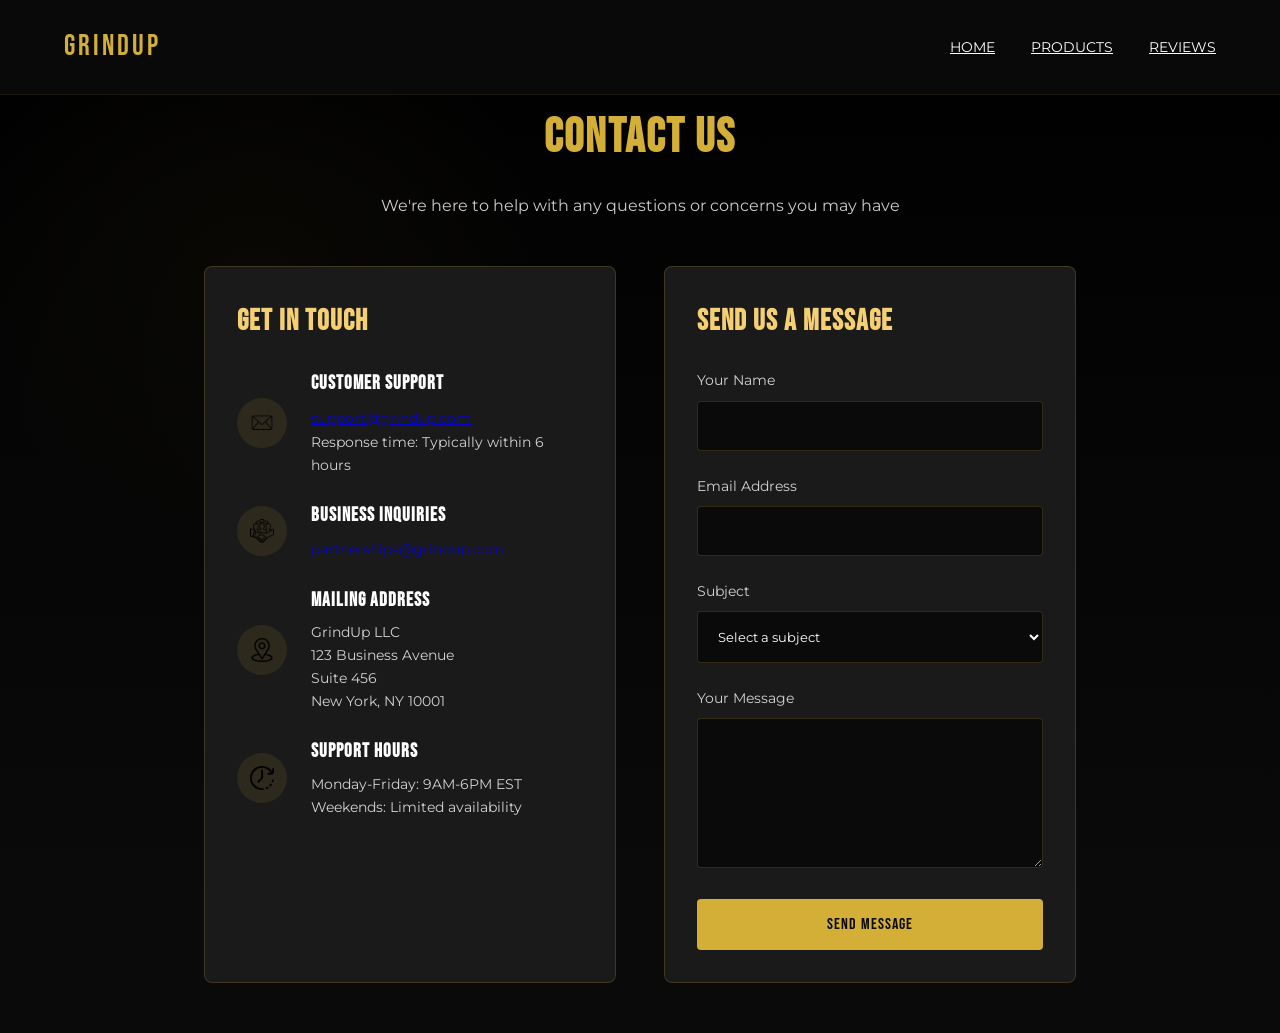
<file: contact.html>
<!DOCTYPE html>
<html lang="en" data-theme="dark">
<head>
  <meta charset="UTF-8">
  <meta name="viewport" content="width=device-width, initial-scale=1.0">
  <title>Contact Us | GrindUp</title>
  <link href="https://fonts.googleapis.com/css2?family=Bebas+Neue&family=Montserrat:wght@400;500&display=swap" rel="stylesheet">
  <style>
    :root {
      --black: #0A0A0A;
      --dark-gray: #1A1A1A;
      --gold: #D4AF37;
      --gold-light: #F5D073;
      --white: #FFFFFF;
      --font-heading: 'Bebas Neue', sans-serif;
      --font-body: 'Montserrat', sans-serif;
    }

    * {
      margin: 0;
      padding: 0;
      box-sizing: border-box;
    }

    body {
      font-family: var(--font-body);
      background: var(--black);
      color: var(--white);
      line-height: 1.6;
      overflow-x: hidden;
    }

    /* Luxury texture overlay */
    body::before {
      content: "";
      position: fixed;
      top: 0;
      left: 0;
      width: 100%;
      height: 100%;
      background: 
        radial-gradient(circle at 20% 30%, rgba(212, 175, 55, 0.03) 0%, transparent 25%),
        linear-gradient(to bottom, rgba(0,0,0,0.9), rgba(10,10,10,1));
      z-index: -1;
    }

    /* Navbar (matches other pages) */
    .luxury-nav {
      display: flex;
      justify-content: space-between;
      align-items: center;
      padding: 1.5rem 5%;
      position: fixed;
      width: 100%;
      top: 0;
      background: rgba(10,10,10,0.9);
      backdrop-filter: blur(10px);
      z-index: 1000;
      border-bottom: 1px solid rgba(212,175,55,0.1);
    }

    .nav-brand {
      font-family: var(--font-heading);
      font-size: 1.8rem;
      color: var(--gold);
      letter-spacing: 3px;
      cursor: pointer;
    }

    .nav-links a {
      color: var(--white);
      text-transform: uppercase;
      font-size: 0.9rem;
      margin-left: 2rem;
      transition: color 0.3s ease;
    }

    .nav-links a:hover {
      color: var(--gold);
    }

    /* Contact Content */
    .contact-container {
      max-width: 1000px;
      margin: 100px auto 50px;
      padding: 0 5%;
    }
    
    .contact-header {
      margin-bottom: 3rem;
      text-align: center;
    }
    
    .contact-header h1 {
      font-family: var(--font-heading);
      font-size: 3rem;
      color: var(--gold);
      margin-bottom: 1rem;
      letter-spacing: 2px;
    }
    
    .contact-header p {
      max-width: 600px;
      margin: 0 auto;
      opacity: 0.8;
    }
    
    .contact-content {
      display: grid;
      grid-template-columns: 1fr 1fr;
      gap: 3rem;
    }
    
    .contact-info {
      background: var(--dark-gray);
      padding: 2rem;
      border-radius: 8px;
      border: 1px solid rgba(212, 175, 55, 0.2);
    }
    
    .contact-info h2 {
      font-family: var(--font-heading);
      color: var(--gold-light);
      margin-bottom: 1.5rem;
      font-size: 1.8rem;
      letter-spacing: 1px;
    }
    
    .contact-method {
      display: flex;
      align-items: center;
      margin-bottom: 1.5rem;
    }
    
    .contact-icon {
      width: 50px;
      height: 50px;
      background: rgba(212, 175, 55, 0.1);
      border-radius: 50%;
      display: flex;
      align-items: center;
      justify-content: center;
      margin-right: 1.5rem;
      flex-shrink: 0;
    }
    
    .contact-icon img {
      width: 24px;
      height: 24px;
    }
    
    .contact-details h3 {
      font-family: var(--font-heading);
      font-size: 1.2rem;
      margin-bottom: 0.3rem;
      letter-spacing: 1px;
    }
    
    .contact-details p, .contact-details a {
      opacity: 0.8;
      font-size: 0.9rem;
    }
    
    .contact-details a:hover {
      color: var(--gold);
    }
    
    .contact-form-container {
      background: var(--dark-gray);
      padding: 2rem;
      border-radius: 8px;
      border: 1px solid rgba(212, 175, 55, 0.2);
    }
    
    .contact-form-container h2 {
      font-family: var(--font-heading);
      color: var(--gold-light);
      margin-bottom: 1.5rem;
      font-size: 1.8rem;
      letter-spacing: 1px;
    }
    
    .form-group {
      margin-bottom: 1.5rem;
    }
    
    .form-group label {
      display: block;
      margin-bottom: 0.5rem;
      font-size: 0.9rem;
      opacity: 0.8;
    }
    
    .form-group input,
    .form-group textarea,
    .form-group select {
      width: 100%;
      padding: 1rem;
      background: var(--black);
      border: 1px solid rgba(212,175,55,0.2);
      color: var(--white);
      font-family: var(--font-body);
      border-radius: 4px;
    }
    
    .form-group textarea {
      min-height: 150px;
      resize: vertical;
    }
    
    .submit-btn {
      background: var(--gold);
      color: var(--black);
      border: none;
      padding: 1rem 2rem;
      font-family: var(--font-heading);
      letter-spacing: 1px;
      text-transform: uppercase;
      cursor: pointer;
      transition: all 0.3s ease;
      width: 100%;
      border-radius: 4px;
      font-size: 1rem;
    }
    
    .submit-btn:hover {
      background: var(--gold-light);
      transform: translateY(-2px);
    }
  
    /* Responsive Design */
    @media (max-width: 768px) {
      .contact-content {
        grid-template-columns: 1fr;
      }
      
      .contact-header h1 {
        font-size: 2.5rem;
      }
    }

    @media (max-width: 576px) {
      .contact-header h1 {
        font-size: 2rem;
      }
      
      .contact-method {
        flex-direction: column;
        text-align: center;
      }
      
      .contact-icon {
        margin-right: 0;
        margin-bottom: 1rem;
      }
      /* email icon */
.contact-method:nth-child(1) png {
  stroke: white;
}

/* team icon */
.contact-method:nth-child(2) png {
  stroke: white;
}

/* clock icon */
.response-time png {
  stroke: white;
}
    }
  </style>
</head>
<body>
  <!-- Navigation -->
  <nav class="luxury-nav">
    <div class="nav-brand" onclick="window.location.href='index.html'">GRINDUP</div>
    <div class="nav-links">
      <a href="index.html">Home</a>
      <a href="GrindUp_AI_Income_Ebook.html">Products</a>
      <a href="reviews.html">Reviews</a>
    </div>
  </nav>

  <!-- Contact Content -->
  <div class="contact-container">
    <div class="contact-header">
      <h1>Contact Us</h1>
      <p>We're here to help with any questions or concerns you may have</p>
    </div>
    
    <div class="contact-content">
      <div class="contact-info">
        <h2>Get In Touch</h2>
        
        <div class="contact-method">
          <div class="contact-icon">
            <img src="assets/Images/email.png" alt="Email">
          </div>
          <div class="contact-details">
            <h3>Customer Support</h3>
            <a href="mailto:support@grindup.com">support@grindup.com</a>
            <p>Response time: Typically within 6 hours</p>
          </div>
        </div>
        
        <div class="contact-method">
          <div class="contact-icon">
            <img src="assets/Images/team.png" alt="Business">
          </div>
          <div class="contact-details">
            <h3>Business Inquiries</h3>
            <a href="mailto:partnerships@grindup.com">partnerships@grindup.com</a>
          </div>
        </div>
        
        <div class="contact-method">
          <div class="contact-icon">
            <img src="assets/Images/location.png" alt="Location">
          </div>
          <div class="contact-details">
            <h3>Mailing Address</h3>
            <p>GrindUp LLC<br>
            123 Business Avenue<br>
            Suite 456<br>
            New York, NY 10001</p>
          </div>
        </div>
        
        <div class="contact-method">
          <div class="contact-icon">
            <img src="assets/Images/clock.png" alt="Hours">
          </div>
          <div class="contact-details">
            <h3>Support Hours</h3>
            <p>Monday-Friday: 9AM-6PM EST<br>
            Weekends: Limited availability</p>
          </div>
        </div>
      </div>
      
      <div class="contact-form-container">
        <h2>Send Us a Message</h2>
        <form id="contact-form">
          <div class="form-group">
            <label for="name">Your Name</label>
            <input type="text" id="name" required>
          </div>
          <div class="form-group">
            <label for="email">Email Address</label>
            <input type="email" id="email" required>
          </div>
          <div class="form-group">
            <label for="subject">Subject</label>
            <select id="subject" required>
              <option value="">Select a subject</option>
              <option value="support">Product Support</option>
              <option value="sales">Sales Inquiry</option>
              <option value="partnership">Partnership Opportunity</option>
              <option value="other">Other</option>
            </select>
          </div>
          <div class="form-group">
            <label for="message">Your Message</label>
            <textarea id="message" required></textarea>
          </div>
          <button type="submit" class="submit-btn">Send Message</button>
        </form>
      </div>
    </div>
  </div>

  <script>
    // Smooth scroll to top when clicking logo
    document.querySelector('.nav-brand').addEventListener('click', function(e) {
      e.preventDefault();
      window.scrollTo({
        top: 0,
        behavior: 'smooth'
      });
    });

    // Form submission
    document.getElementById('contact-form').addEventListener('submit', function(e) {
      e.preventDefault();
      alert('Thank you for your message! We will respond as soon as possible.');
      this.reset();
    });
  </script>
</body>
</html>
</file>
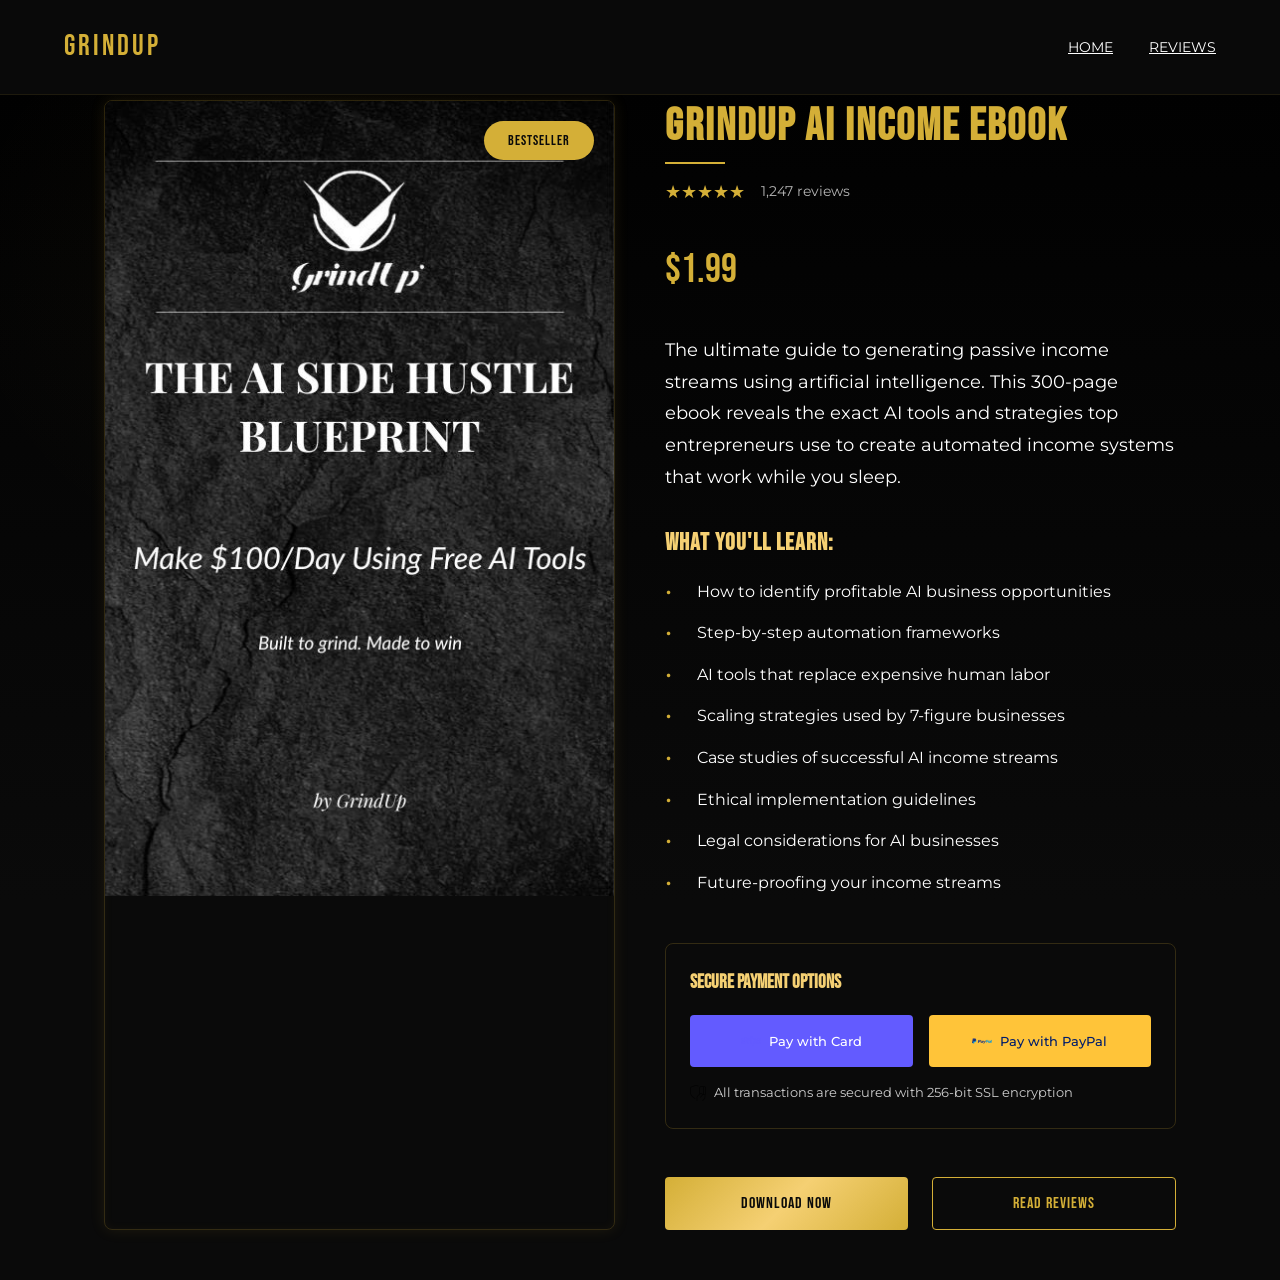
<file: GrindUp_AI_Income_Ebook.html>
<!DOCTYPE html>
<html lang="en" data-theme="dark">
<head>
  <meta charset="UTF-8">
  <meta name="viewport" content="width=device-width, initial-scale=1.0">
  <title>GrindUp AI Income Ebook | GrindUp</title>
  <link href="https://fonts.googleapis.com/css2?family=Bebas+Neue&family=Montserrat:wght@400;500&display=swap" rel="stylesheet">
  <style>
    :root {
      --black: #0A0A0A;
      --dark-gray: #1A1A1A;
      --gold: #D4AF37;
      --gold-light: #F5D073;
      --white: #FFFFFF;
      --font-heading: 'Bebas Neue', sans-serif;
      --font-body: 'Montserrat', sans-serif;
    }

    * {
      margin: 0;
      padding: 0;
      box-sizing: border-box;
    }

    body {
      font-family: var(--font-body);
      background: var(--black);
      color: var(--white);
      line-height: 1.6;
      overflow-x: hidden;
    }

    /* Luxury texture overlay */
    body::before {
      content: "";
      position: fixed;
      top: 0;
      left: 0;
      width: 100%;
      height: 100%;
      background: 
        radial-gradient(circle at 20% 30%, rgba(212, 175, 55, 0.03) 0%, transparent 25%),
        linear-gradient(to bottom, rgba(0,0,0,0.9), rgba(10,10,10,1));
      z-index: -1;
    }

    /* Navbar (matches homepage) */
    .luxury-nav {
      display: flex;
      justify-content: space-between;
      align-items: center;
      padding: 1.5rem 5%;
      position: fixed;
      width: 100%;
      top: 0;
      background: rgba(10,10,10,0.9);
      backdrop-filter: blur(10px);
      z-index: 1000;
      border-bottom: 1px solid rgba(212,175,55,0.1);
    }

    .nav-brand {
      font-family: var(--font-heading);
      font-size: 1.8rem;
      color: var(--gold);
      letter-spacing: 3px;
      cursor: pointer;
    }

    .nav-links a {
      color: var(--white);
      text-transform: uppercase;
      font-size: 0.9rem;
      margin-left: 2rem;
      transition: color 0.3s ease;
    }

    .nav-links a:hover {
      color: var(--gold);
    }

    /* Product Container */
    .product-container {
      max-width: 1200px;
      margin: 100px auto 50px;
      padding: 0 5%;
      display: grid;
      grid-template-columns: 1fr 1fr;
      gap: 50px;
    }

    /* Product Image */
    .product-image-container {
      position: sticky;
      top: 120px;
      border: 1px solid rgba(212, 175, 55, 0.2);
      border-radius: 8px;
      overflow: hidden;
      box-shadow: 
        0 0 15px rgba(212, 175, 55, 0.1),
        inset 0 0 10px rgba(212, 175, 55, 0.05);
      transition: all 0.5s ease;
    }

    .product-image-container:hover {
      border-color: rgba(212, 175, 55, 0.4);
      box-shadow: 
        0 0 25px rgba(212, 175, 55, 0.2),
        inset 0 0 15px rgba(212, 175, 55, 0.1);
    }

    .product-image {
      width: 100%;
      height: auto;
      display: block;
    }

    .product-badge {
      position: absolute;
      top: 20px;
      right: 20px;
      background: var(--gold);
      color: var(--black);
      padding: 0.5rem 1.5rem;
      font-family: var(--font-heading);
      letter-spacing: 1px;
      border-radius: 30px;
      font-size: 0.9rem;
    }

    /* Product Details */
    .product-title {
      font-family: var(--font-heading);
      font-size: 2.8rem;
      letter-spacing: 2px;
      color: var(--gold);
      margin-bottom: 1rem;
      position: relative;
      line-height: 1.2;
    }

    .product-title::after {
      content: "";
      position: absolute;
      bottom: -10px;
      left: 0;
      width: 60px;
      height: 2px;
      background: var(--gold);
    }

    .product-rating {
      display: flex;
      align-items: center;
      margin: 1.5rem 0;
      color: var(--gold);
      font-size: 1.1rem;
    }

    .product-rating span {
      color: var(--white);
      opacity: 0.7;
      font-size: 0.9rem;
      margin-left: 1rem;
    }

    .product-price {
      font-family: var(--font-heading);
      font-size: 2.5rem;
      color: var(--gold);
      margin: 2rem 0;
    }

    .product-description {
      line-height: 1.8;
      margin-bottom: 2rem;
      font-size: 1.1rem;
    }

    /* Features List */
    .features-title {
      font-family: var(--font-heading);
      font-size: 1.5rem;
      margin: 2rem 0 1rem;
      color: var(--gold-light);
      letter-spacing: 1px;
    }

    .features-list {
      list-style: none;
      margin-bottom: 3rem;
    }

    .features-list li {
      position: relative;
      padding-left: 2rem;
      margin-bottom: 1rem;
      line-height: 1.6;
    }

    .features-list li::before {
      content: "•";
      position: absolute;
      left: 0;
      color: var(--gold);
      font-size: 1.5rem;
      line-height: 1;
    }

    /* Payment Options */
    .payment-options {
      margin-top: 2rem;
      padding: 1.5rem;
      border: 1px solid rgba(212, 175, 55, 0.2);
      border-radius: 8px;
    }
    
    .payment-title {
      font-family: var(--font-heading);
      font-size: 1.2rem;
      color: var(--gold-light);
      margin-bottom: 1rem;
    }
    
    .payment-methods {
      display: flex;
      gap: 1rem;
      margin-bottom: 1rem;
    }
    
    .payment-btn {
      flex: 1;
      padding: 1rem;
      border: none;
      border-radius: 4px;
      cursor: pointer;
      display: flex;
      align-items: center;
      justify-content: center;
      gap: 0.5rem;
      font-family: var(--font-body);
      font-weight: 500;
      transition: all 0.3s ease;
    }
    
    .stripe-btn {
      background: #635bff;
      color: white;
    }
    
    .paypal-btn {
      background: #ffc439;
      color: #001d6b;
    }
    
    .payment-btn:hover {
      transform: translateY(-2px);
      box-shadow: 0 5px 15px rgba(0,0,0,0.2);
    }
    
    .payment-btn img {
      height: 20px;
    }
    
    .secure-note {
      display: flex;
      align-items: center;
      gap: 0.5rem;
      font-size: 0.8rem;
      opacity: 0.8;
    }
    
    .secure-note img {
      height: 16px;
    }

    /* Action Buttons */
    .action-buttons {
      display: flex;
      gap: 1.5rem;
      margin-top: 3rem;
    }

    .download-btn {
      background: linear-gradient(135deg, var(--gold) 0%, var(--gold-light) 50%, var(--gold) 100%);
      color: var(--black);
      border: none;
      padding: 1rem 2rem;
      font-family: var(--font-heading);
      letter-spacing: 1px;
      text-transform: uppercase;
      cursor: pointer;
      transition: all 0.3s ease;
      position: relative;
      overflow: hidden;
      border-radius: 4px;
      font-size: 1rem;
      flex: 1;
      text-align: center;
    }

    .download-btn:hover {
      transform: translateY(-3px);
      box-shadow: 0 10px 20px rgba(212, 175, 55, 0.3);
    }

    .view-reviews {
      background: transparent;
      border: 1px solid var(--gold);
      color: var(--gold);
      padding: 1rem 2rem;
      font-family: var(--font-heading);
      letter-spacing: 1px;
      text-transform: uppercase;
      cursor: pointer;
      transition: all 0.3s ease;
      border-radius: 4px;
      font-size: 1rem;
      flex: 1;
      text-align: center;
    }

    .view-reviews:hover {
      background: rgba(212, 175, 55, 0.1);
    }

    /* Responsive Design */
    @media (max-width: 992px) {
      .product-container {
        grid-template-columns: 1fr;
      }
      
      .product-image-container {
        position: static;
        max-width: 500px;
        margin: 0 auto;
      }
    }

    @media (max-width: 576px) {
      .product-title {
        font-size: 2.2rem;
      }
      
      .action-buttons {
        flex-direction: column;
      }
      
      .payment-methods {
        flex-direction: column;
      }
      
      .download-btn, .view-reviews, .payment-btn {
        width: 100%;
      }
    }
  </style>
</head>
<body>
  <!-- Navigation -->
  <nav class="luxury-nav">
    <div class="nav-brand" onclick="window.location.href='index.html'">GRINDUP</div>
    <div class="nav-links">
      <a href="index.html">Home</a>
      <a href="reviews.html">Reviews</a>
    </div>
  </nav>

  <!-- Product Container -->
  <main class="product-container">
    <!-- Product Image -->
    <div class="product-image-container">
      <img src="assets/Images/ebook-cover.jpg" alt="GrindUp AI Income Ebook" class="product-image">
      <div class="product-badge">BESTSELLER</div>
    </div>
    
    <!-- Product Details -->
    <div class="product-details">
      <h1 class="product-title">GrindUp AI Income Ebook</h1>
      
      <div class="product-rating">
        ★★★★★ <span>1,247 reviews</span>
      </div>
      
      <div class="product-price">$1.99</div>
      
      <p class="product-description">
        The ultimate guide to generating passive income streams using artificial intelligence. This 300-page ebook reveals the exact AI tools and strategies top entrepreneurs use to create automated income systems that work while you sleep.
      </p>
      
      <h2 class="features-title">What You'll Learn:</h2>
      <ul class="features-list">
        <li>How to identify profitable AI business opportunities</li>
        <li>Step-by-step automation frameworks</li>
        <li>AI tools that replace expensive human labor</li>
        <li>Scaling strategies used by 7-figure businesses</li>
        <li>Case studies of successful AI income streams</li>
        <li>Ethical implementation guidelines</li>
        <li>Legal considerations for AI businesses</li>
        <li>Future-proofing your income streams</li>
      </ul>

      <!-- Payment Options Section -->
      <div class="payment-options">
        <h3 class="payment-title">Secure Payment Options</h3>
        <div class="payment-methods">
          <!-- Stripe Payment Button -->
          <button id="stripe-payment" class="payment-btn stripe-btn">
            <img src="assets/Images/stripe.png" alt="Stripe">
            Pay with Card
          </button>
          
          <!-- PayPal Payment Button -->
          <button id="paypal-payment" class="payment-btn paypal-btn">
            <img src="assets/Images/paypal.png" alt="PayPal">
            Pay with PayPal
          </button>
        </div>
        <p class="secure-note">
          <img src="assets/Images/payment-security.png" alt="Secure">
          All transactions are secured with 256-bit SSL encryption
        </p>
      </div>
      
      <div class="action-buttons">
        <button class="download-btn">Download Now</button>
        <button class="view-reviews" onclick="window.location.href='reviews.html'">Read Reviews</button>
      </div>
    </div>
  </main>

  <script>
    // Smooth scroll to top when clicking logo
    document.querySelector('.nav-brand').addEventListener('click', function(e) {
      e.preventDefault();
      window.scrollTo({
        top: 0,
        behavior: 'smooth'
      });
    });

    // Download button functionality
    document.querySelector('.download-btn').addEventListener('click', function() {
      alert('Thank you for your purchase! Your PDF download will begin shortly.');
      // In a real implementation, this would trigger the download
      // window.location.href = 'downloads/ai-income-ebook.pdf';
    });

    // Payment buttons functionality
    document.getElementById('stripe-payment').addEventListener('click', function() {
      alert('Stripe payment gateway would open here');
    });
    
    document.getElementById('paypal-payment').addEventListener('click', function() {
      alert('PayPal payment gateway would open here');
    });
  </script>
</body>
</html>
</file>
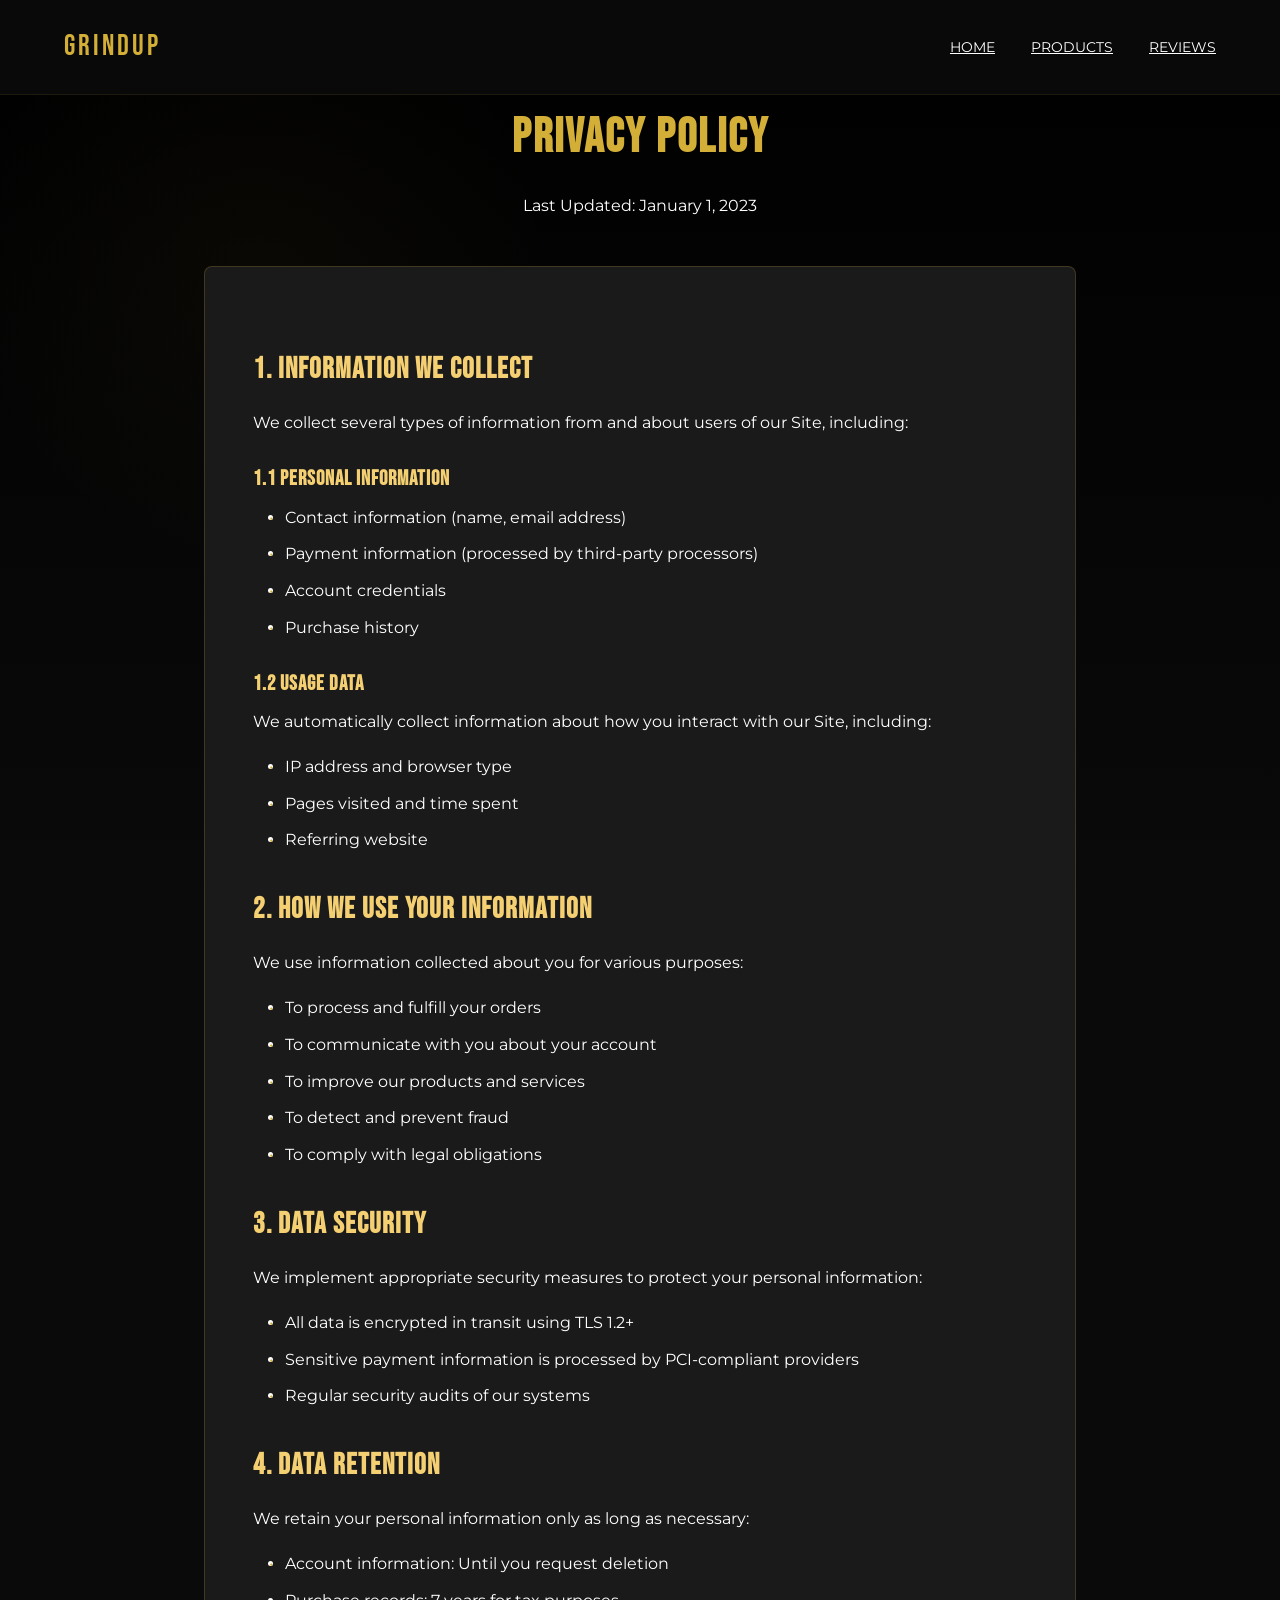
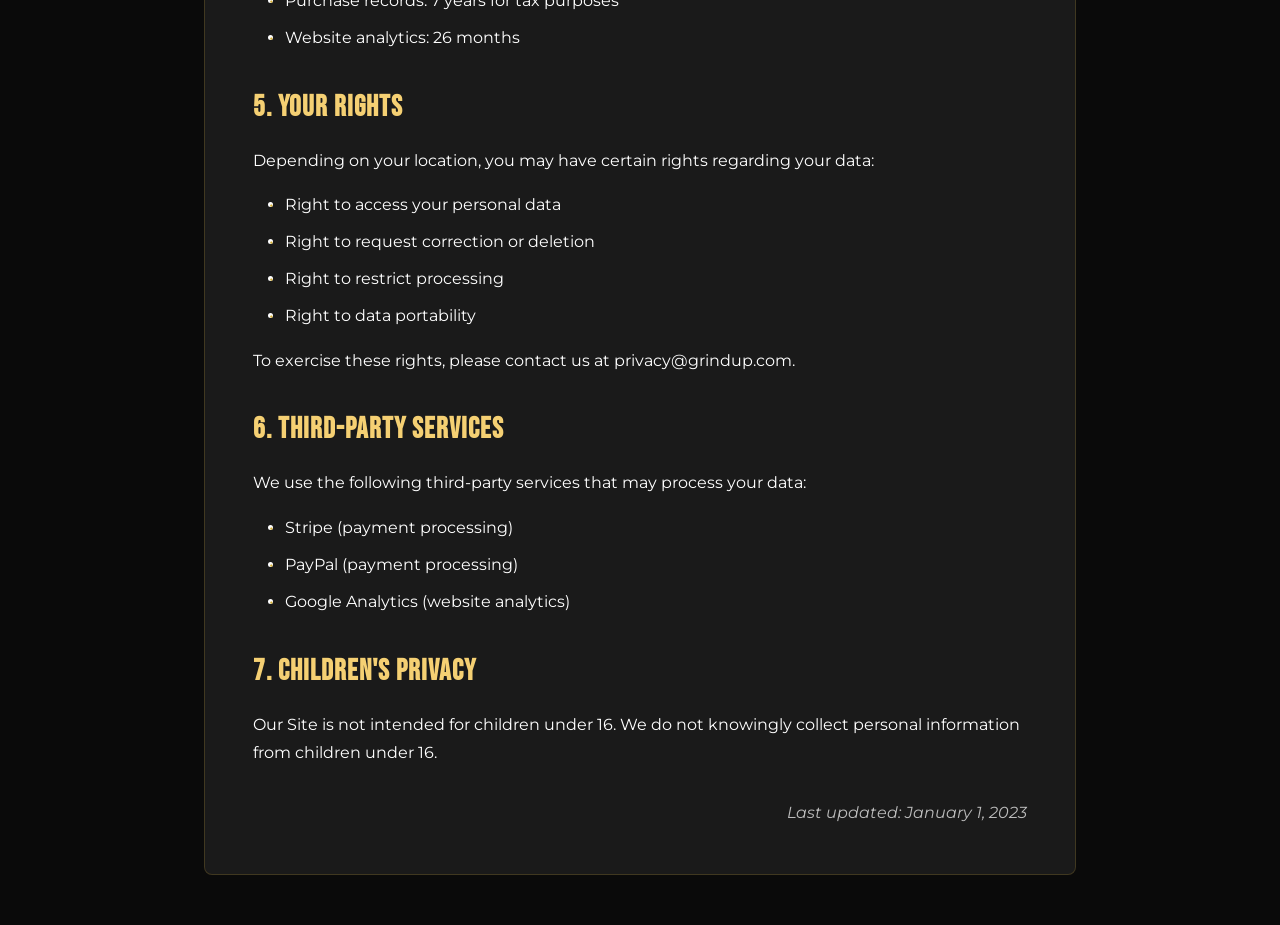
<file: privacy.html>
<!DOCTYPE html>
<html lang="en" data-theme="dark">
<head>
  <meta charset="UTF-8">
  <meta name="viewport" content="width=device-width, initial-scale=1.0">
  <title>Privacy Policy | GrindUp</title>
  <link href="https://fonts.googleapis.com/css2?family=Bebas+Neue&family=Montserrat:wght@400;500&display=swap" rel="stylesheet">
  <style>
    :root {
      --black: #0A0A0A;
      --dark-gray: #1A1A1A;
      --gold: #D4AF37;
      --gold-light: #F5D073;
      --white: #FFFFFF;
      --font-heading: 'Bebas Neue', sans-serif;
      --font-body: 'Montserrat', sans-serif;
    }

    * {
      margin: 0;
      padding: 0;
      box-sizing: border-box;
    }

    body {
      font-family: var(--font-body);
      background: var(--black);
      color: var(--white);
      line-height: 1.6;
      overflow-x: hidden;
    }

    /* Luxury texture overlay */
    body::before {
      content: "";
      position: fixed;
      top: 0;
      left: 0;
      width: 100%;
      height: 100%;
      background: 
        radial-gradient(circle at 20% 30%, rgba(212, 175, 55, 0.03) 0%, transparent 25%),
        linear-gradient(to bottom, rgba(0,0,0,0.9), rgba(10,10,10,1));
      z-index: -1;
    }

    /* Navbar (matches other pages) */
    .luxury-nav {
      display: flex;
      justify-content: space-between;
      align-items: center;
      padding: 1.5rem 5%;
      position: fixed;
      width: 100%;
      top: 0;
      background: rgba(10,10,10,0.9);
      backdrop-filter: blur(10px);
      z-index: 1000;
      border-bottom: 1px solid rgba(212,175,55,0.1);
    }

    .nav-brand {
      font-family: var(--font-heading);
      font-size: 1.8rem;
      color: var(--gold);
      letter-spacing: 3px;
      cursor: pointer;
    }

    .nav-links a {
      color: var(--white);
      text-transform: uppercase;
      font-size: 0.9rem;
      margin-left: 2rem;
      transition: color 0.3s ease;
    }

    .nav-links a:hover {
      color: var(--gold);
    }

    /* Legal Content */
    .legal-container {
      max-width: 1000px;
      margin: 100px auto 50px;
      padding: 0 5%;
    }
    
    .legal-header {
      margin-bottom: 3rem;
      text-align: center;
    }
    
    .legal-header h1 {
      font-family: var(--font-heading);
      font-size: 3rem;
      color: var(--gold);
      margin-bottom: 1rem;
      letter-spacing: 2px;
    }
    
    .legal-content {
      background: var(--dark-gray);
      padding: 3rem;
      border-radius: 8px;
      border: 1px solid rgba(212, 175, 55, 0.2);
    }
    
    .legal-content h2 {
      font-family: var(--font-heading);
      color: var(--gold-light);
      margin: 2rem 0 1rem;
      font-size: 1.8rem;
      letter-spacing: 1px;
    }
    
    .legal-content h3 {
      font-family: var(--font-heading);
      color: var(--gold-light);
      margin: 1.5rem 0 0.5rem;
      font-size: 1.3rem;
      letter-spacing: 1px;
    }
    
    .legal-content p, .legal-content ul {
      margin-bottom: 1rem;
      line-height: 1.8;
    }
    
    .legal-content ul {
      padding-left: 2rem;
    }
    
    .legal-content li {
      margin-bottom: 0.5rem;
      position: relative;
    }
    
    .legal-content li::before {
      content: "•";
      color: var(--gold);
      position: absolute;
      left: -1rem;
    }
    
    .last-updated {
      text-align: right;
      font-style: italic;
      opacity: 0.7;
      margin-top: 2rem;
    }

    /* Responsive Design */
    @media (max-width: 768px) {
      .legal-header h1 {
        font-size: 2.5rem;
      }
      
      .legal-content {
        padding: 2rem;
      }
    }

    @media (max-width: 576px) {
      .legal-header h1 {
        font-size: 2rem;
      }
      
      .legal-content {
        padding: 1.5rem;
      }
    }
  </style>
</head>
<body>
  <!-- Navigation -->
  <nav class="luxury-nav">
    <div class="nav-brand" onclick="window.location.href='index.html'">GRINDUP</div>
    <div class="nav-links">
      <a href="index.html">Home</a>
      <a href="GrindUp_AI_Income_Ebook.html">Products</a>
      <a href="reviews.html">Reviews</a>
    </div>
  </nav>

  <!-- Legal Content -->
  <div class="legal-container">
    <div class="legal-header">
      <h1>Privacy Policy</h1>
      <p>Last Updated: January 1, 2023</p>
    </div>
    
    <div class="legal-content">
      <h2>1. Information We Collect</h2>
      <p>We collect several types of information from and about users of our Site, including:</p>
      
      <h3>1.1 Personal Information</h3>
      <ul>
        <li>Contact information (name, email address)</li>
        <li>Payment information (processed by third-party processors)</li>
        <li>Account credentials</li>
        <li>Purchase history</li>
      </ul>
      
      <h3>1.2 Usage Data</h3>
      <p>We automatically collect information about how you interact with our Site, including:</p>
      <ul>
        <li>IP address and browser type</li>
        <li>Pages visited and time spent</li>
        <li>Referring website</li>
      </ul>
      
      <h2>2. How We Use Your Information</h2>
      <p>We use information collected about you for various purposes:</p>
      <ul>
        <li>To process and fulfill your orders</li>
        <li>To communicate with you about your account</li>
        <li>To improve our products and services</li>
        <li>To detect and prevent fraud</li>
        <li>To comply with legal obligations</li>
      </ul>
      
      <h2>3. Data Security</h2>
      <p>We implement appropriate security measures to protect your personal information:</p>
      <ul>
        <li>All data is encrypted in transit using TLS 1.2+</li>
        <li>Sensitive payment information is processed by PCI-compliant providers</li>
        <li>Regular security audits of our systems</li>
      </ul>
      
      <h2>4. Data Retention</h2>
      <p>We retain your personal information only as long as necessary:</p>
      <ul>
        <li>Account information: Until you request deletion</li>
        <li>Purchase records: 7 years for tax purposes</li>
        <li>Website analytics: 26 months</li>
      </ul>
      
      <h2>5. Your Rights</h2>
      <p>Depending on your location, you may have certain rights regarding your data:</p>
      <ul>
        <li>Right to access your personal data</li>
        <li>Right to request correction or deletion</li>
        <li>Right to restrict processing</li>
        <li>Right to data portability</li>
      </ul>
      <p>To exercise these rights, please contact us at privacy@grindup.com.</p>
      
      <h2>6. Third-Party Services</h2>
      <p>We use the following third-party services that may process your data:</p>
      <ul>
        <li>Stripe (payment processing)</li>
        <li>PayPal (payment processing)</li>
        <li>Google Analytics (website analytics)</li>
      </ul>
      
      <h2>7. Children's Privacy</h2>
      <p>Our Site is not intended for children under 16. We do not knowingly collect personal information from children under 16.</p>
      
      <div class="last-updated">Last updated: January 1, 2023</div>
    </div>
  </div>

  <script>
    // Smooth scroll to top when clicking logo
    document.querySelector('.nav-brand').addEventListener('click', function(e) {
      e.preventDefault();
      window.scrollTo({
        top: 0,
        behavior: 'smooth'
      });
    });
  </script>
</body>
</html>
</file>
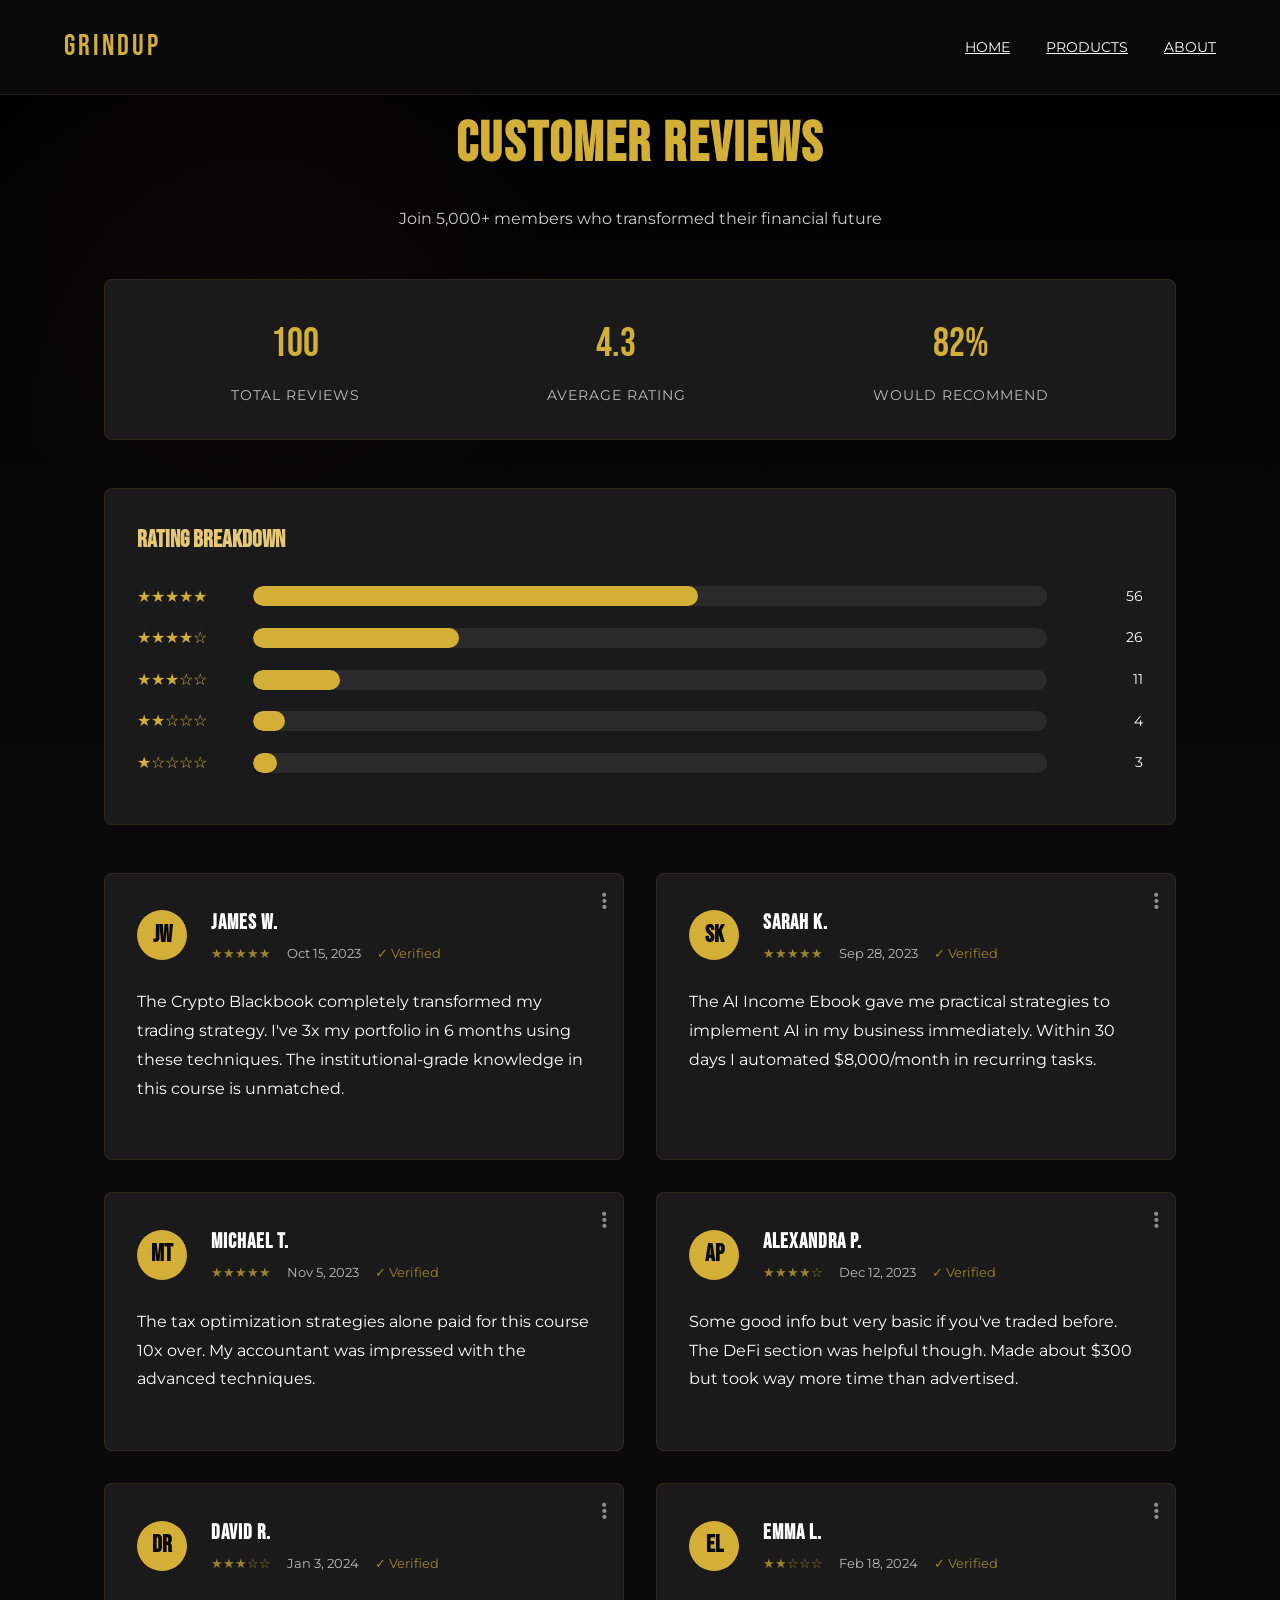
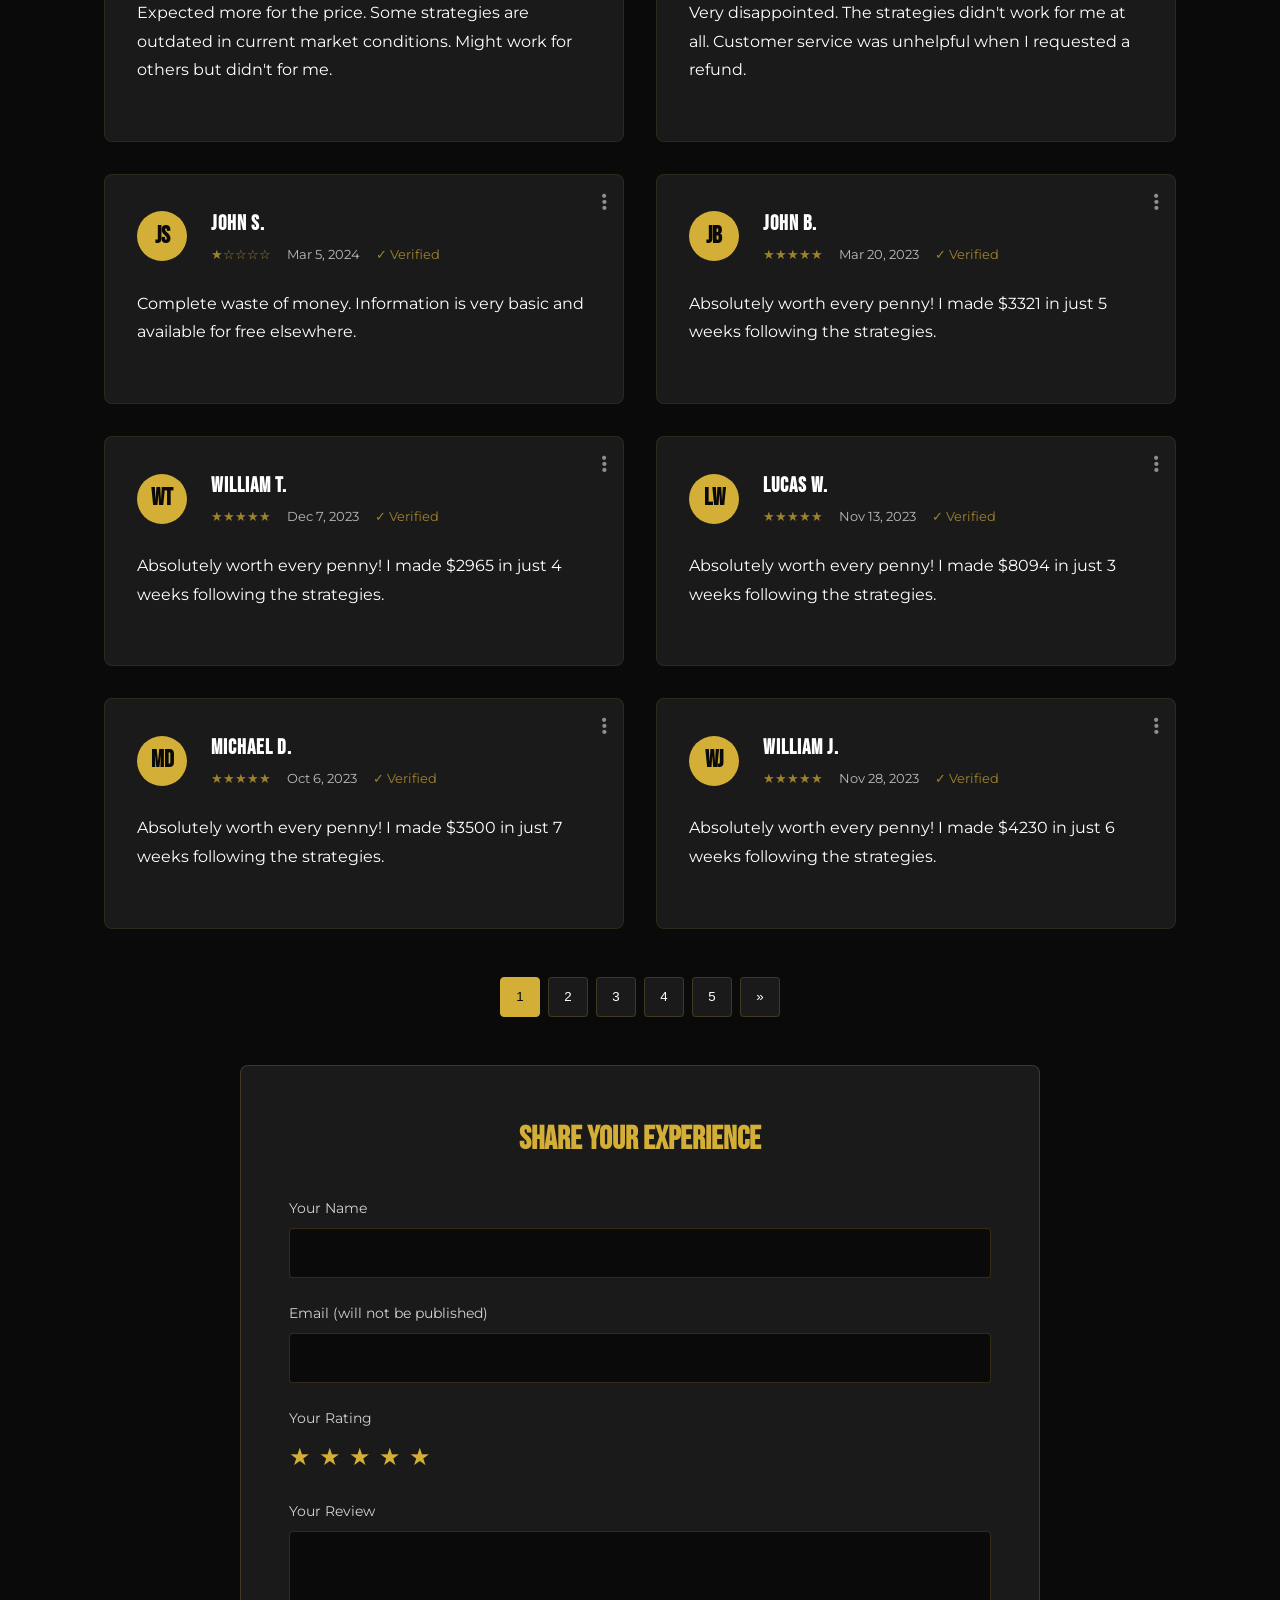
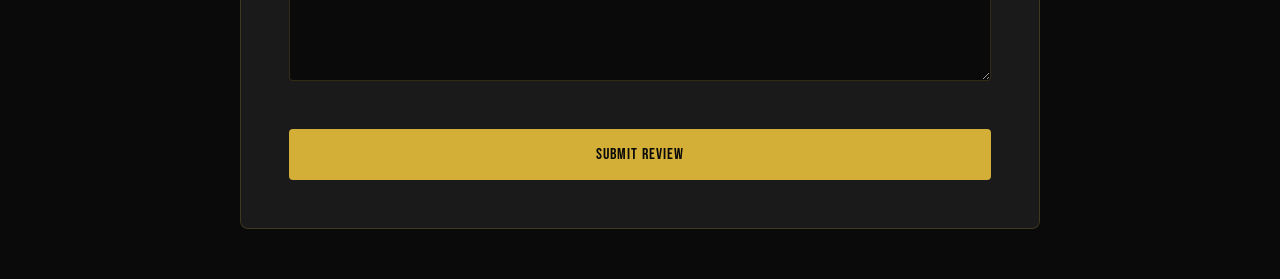
<file: reviews.html>
<!DOCTYPE html>
<html lang="en" data-theme="dark">
<head>
  <meta charset="UTF-8">
  <meta name="viewport" content="width=device-width, initial-scale=1.0">
  <title>Customer Reviews | GrindUp</title>
  <link href="https://fonts.googleapis.com/css2?family=Bebas+Neue&family=Montserrat:wght@400;500&display=swap" rel="stylesheet">
  <link rel="stylesheet" href="https://cdnjs.cloudflare.com/ajax/libs/font-awesome/6.4.0/css/all.min.css">
  <style>
    :root {
      --black: #0A0A0A;
      --dark-gray: #1A1A1A;
      --medium-gray: #2A2A2A;
      --gold: #D4AF37;
      --gold-light: #E6C875;
      --white: #FFFFFF;
      --font-heading: 'Bebas Neue', sans-serif;
      --font-body: 'Montserrat', sans-serif;
    }

    * {
      margin: 0;
      padding: 0;
      box-sizing: border-box;
    }

    body {
      font-family: var(--font-body);
      background: var(--black);
      color: var(--white);
      line-height: 1.6;
      overflow-x: hidden;
    }

    body::before {
      content: "";
      position: fixed;
      top: 0;
      left: 0;
      width: 100%;
      height: 100%;
      background: 
        radial-gradient(circle at 20% 30%, rgba(212, 175, 55, 0.03) 0%, transparent 25%),
        linear-gradient(to bottom, rgba(0,0,0,0.9), rgba(10,10,10,1));
      z-index: -1;
    }

    .luxury-nav {
      display: flex;
      justify-content: space-between;
      align-items: center;
      padding: 1.5rem 5%;
      position: fixed;
      width: 100%;
      top: 0;
      background: rgba(10,10,10,0.9);
      backdrop-filter: blur(10px);
      z-index: 1000;
      border-bottom: 1px solid rgba(212,175,55,0.1);
    }

    .nav-brand {
      font-family: var(--font-heading);
      font-size: 1.8rem;
      color: var(--gold);
      letter-spacing: 3px;
      cursor: pointer;
    }

    .nav-links a {
      color: var(--white);
      text-transform: uppercase;
      font-size: 0.9rem;
      margin-left: 2rem;
      transition: color 0.3s ease;
    }

    .nav-links a:hover {
      color: var(--gold);
    }

    .reviews-page {
      max-width: 1200px;
      margin: 100px auto 50px;
      padding: 0 5%;
    }

    .page-header {
      text-align: center;
      margin-bottom: 3rem;
    }

    .page-header h1 {
      font-family: var(--font-heading);
      font-size: 3.5rem;
      color: var(--gold);
      letter-spacing: 2px;
      margin-bottom: 1rem;
    }

    .page-header p {
      max-width: 600px;
      margin: 0 auto;
      opacity: 0.8;
    }

    .stats-overview {
      display: flex;
      justify-content: space-around;
      background: var(--dark-gray);
      padding: 2rem;
      border-radius: 8px;
      margin-bottom: 3rem;
      border: 1px solid rgba(212,175,55,0.1);
    }

    .stat-item {
      text-align: center;
    }

    .stat-number {
      font-family: var(--font-heading);
      font-size: 2.5rem;
      color: var(--gold);
      margin-bottom: 0.5rem;
    }

    .stat-label {
      font-size: 0.9rem;
      opacity: 0.7;
      text-transform: uppercase;
      letter-spacing: 1px;
    }

    .rating-distribution {
      background: var(--dark-gray);
      padding: 2rem;
      border-radius: 8px;
      margin-bottom: 3rem;
      border: 1px solid rgba(212,175,55,0.1);
    }

    .rating-distribution h2 {
      font-family: var(--font-heading);
      font-size: 1.5rem;
      margin-bottom: 1.5rem;
      color: var(--gold-light);
    }

    .rating-bar {
      display: flex;
      align-items: center;
      margin-bottom: 1rem;
    }

    .rating-stars {
      width: 100px;
      color: var(--gold);
    }

    .rating-progress {
      flex-grow: 1;
      height: 20px;
      background: var(--medium-gray);
      border-radius: 10px;
      margin: 0 1rem;
      overflow: hidden;
    }

    .rating-progress-fill {
      height: 100%;
      background: var(--gold);
      border-radius: 10px;
    }

    .rating-count {
      width: 80px;
      text-align: right;
      font-size: 0.9rem;
    }

    .reviews-grid {
      display: grid;
      grid-template-columns: repeat(auto-fill, minmax(350px, 1fr));
      gap: 2rem;
      margin-bottom: 3rem;
    }

    .review-card {
      background: var(--dark-gray);
      border: 1px solid rgba(212,175,55,0.1);
      border-radius: 8px;
      padding: 2rem;
      transition: all 0.3s ease;
      position: relative;
    }

    .review-card:hover {
      border-color: var(--gold);
      transform: translateY(-5px);
      box-shadow: 0 10px 30px rgba(0,0,0,0.3);
    }

    .reviewer-info {
      display: flex;
      align-items: center;
      margin-bottom: 1.5rem;
    }

    .reviewer-avatar {
      width: 50px;
      height: 50px;
      border-radius: 50%;
      background-color: var(--gold);
      display: flex;
      align-items: center;
      justify-content: center;
      margin-right: 1.5rem;
      color: var(--black);
      font-weight: bold;
      font-family: var(--font-heading);
      font-size: 1.5rem;
    }

    .reviewer-details h3 {
      font-family: var(--font-heading);
      font-size: 1.3rem;
      letter-spacing: 1px;
      margin-bottom: 0.3rem;
    }

    .review-meta {
      display: flex;
      align-items: center;
      gap: 1rem;
      font-size: 0.8rem;
      opacity: 0.7;
    }

    .review-rating {
      color: var(--gold);
    }

    .review-date {
      font-size: 0.8rem;
    }

    .review-text {
      line-height: 1.8;
      margin-bottom: 1.5rem;
    }

    .review-actions {
      position: absolute;
      top: 1rem;
      right: 1rem;
    }

    .review-menu-btn {
      background: none;
      border: none;
      color: var(--white);
      opacity: 0.5;
      cursor: pointer;
      font-size: 1.2rem;
      transition: all 0.3s ease;
    }

    .review-menu-btn:hover {
      opacity: 1;
    }

    .review-menu {
      position: absolute;
      right: 0;
      top: 100%;
      background: var(--dark-gray);
      border: 1px solid rgba(212,175,55,0.2);
      border-radius: 4px;
      padding: 0.5rem 0;
      min-width: 150px;
      z-index: 10;
      display: none;
    }

    .review-menu.show {
      display: block;
    }

    .review-menu-item {
      padding: 0.5rem 1rem;
      color: var(--white);
      cursor: pointer;
      transition: all 0.3s ease;
      font-size: 0.9rem;
    }

    .review-menu-item:hover {
      background: rgba(212,175,55,0.1);
      color: var(--gold);
    }

    .review-menu-item.delete {
      color: #ff6b6b;
    }

    .review-menu-item.delete:hover {
      background: rgba(255, 107, 107, 0.1);
    }

    .pagination {
      display: flex;
      justify-content: center;
      gap: 0.5rem;
      margin-bottom: 3rem;
    }

    .page-btn {
      width: 40px;
      height: 40px;
      display: flex;
      align-items: center;
      justify-content: center;
      background: var(--dark-gray);
      border: 1px solid rgba(212,175,55,0.2);
      color: var(--white);
      border-radius: 4px;
      cursor: pointer;
      transition: all 0.3s ease;
    }

    .page-btn:hover {
      background: rgba(212,175,55,0.1);
    }

    .page-btn.active {
      background: var(--gold);
      color: var(--black);
      border-color: var(--gold);
    }

    .review-form-container {
      max-width: 800px;
      margin: 0 auto;
      background: var(--dark-gray);
      padding: 3rem;
      border-radius: 8px;
      border: 1px solid rgba(212,175,55,0.2);
    }

    .review-form-container h2 {
      font-family: var(--font-heading);
      font-size: 2rem;
      color: var(--gold);
      margin-bottom: 2rem;
      text-align: center;
    }

    .form-group {
      margin-bottom: 1.5rem;
    }

    .form-group label {
      display: block;
      margin-bottom: 0.5rem;
      font-size: 0.9rem;
      opacity: 0.8;
    }

    .form-group input,
    .form-group textarea {
      width: 100%;
      padding: 1rem;
      background: var(--black);
      border: 1px solid rgba(212,175,55,0.2);
      color: var(--white);
      font-family: var(--font-body);
      border-radius: 4px;
    }

    .form-group textarea {
      min-height: 150px;
      resize: vertical;
    }

    .rating-selector {
      display: flex;
      gap: 0.5rem;
      margin-bottom: 1rem;
    }

    .rating-star {
      font-size: 1.5rem;
      color: var(--gold);
      cursor: pointer;
      transition: transform 0.3s ease;
    }

    .rating-star:hover {
      transform: scale(1.2);
    }

    .submit-review {
      background: var(--gold);
      color: var(--black);
      border: none;
      padding: 1rem 2rem;
      font-family: var(--font-heading);
      letter-spacing: 1px;
      text-transform: uppercase;
      cursor: pointer;
      transition: all 0.3s ease;
      width: 100%;
      border-radius: 4px;
      font-size: 1rem;
      margin-top: 1rem;
    }

    .submit-review:hover {
      background: var(--gold-light);
    }

    /* Notification Styles */
    .notification {
      position: fixed;
      top: 20px;
      right: 20px;
      background: var(--dark-gray);
      border-left: 4px solid var(--gold);
      color: var(--white);
      padding: 1rem 2rem;
      border-radius: 4px;
      box-shadow: 0 5px 15px rgba(0,0,0,0.3);
      display: flex;
      align-items: center;
      gap: 1rem;
      transform: translateX(150%);
      transition: transform 0.5s cubic-bezier(0.68, -0.55, 0.265, 1.55);
      z-index: 2000;
      max-width: 350px;
    }

    .notification.show {
      transform: translateX(0);
    }

    .notification-icon {
      font-size: 1.5rem;
      color: var(--gold);
    }

    .notification-content {
      flex-grow: 1;
    }

    .notification-title {
      font-weight: 500;
      margin-bottom: 0.3rem;
    }

    .notification-message {
      font-size: 0.9rem;
      opacity: 0.8;
    }

    .notification-close {
      margin-left: auto;
      cursor: pointer;
      opacity: 0.7;
      transition: opacity 0.3s ease;
    }

    .notification-close:hover {
      opacity: 1;
    }

    @media (max-width: 768px) {
      .reviews-grid {
        grid-template-columns: 1fr;
      }
      
      .page-header h1 {
        font-size: 2.5rem;
      }
      
      .stats-overview {
        flex-direction: column;
        gap: 1.5rem;
      }

      .notification {
        max-width: calc(100% - 40px);
      }
    }

    @media (max-width: 576px) {
      .reviewer-info {
        flex-direction: column;
        text-align: center;
      }
      
      .reviewer-avatar {
        margin-right: 0;
        margin-bottom: 1rem;
      }
      
      .review-meta {
        justify-content: center;
      }
    }
  </style>
</head>
<body>
  <!-- Navigation -->
  <nav class="luxury-nav">
    <div class="nav-brand" onclick="window.location.href='index.html'">GRINDUP</div>
    <div class="nav-links">
      <a href="index.html">Home</a>
      <a href="products.html">Products</a>
      <a href="about.html">About</a>
    </div>
  </nav>

  <!-- Notification -->
  <div class="notification" id="notification">
    <div class="notification-icon">
      <i class="fas fa-check-circle"></i>
    </div>
    <div class="notification-content">
      <div class="notification-title" id="notification-title">Success</div>
      <div class="notification-message" id="notification-message">Your review has been submitted successfully.</div>
    </div>
    <div class="notification-close" onclick="hideNotification()">
      <i class="fas fa-times"></i>
    </div>
  </div>

  <!-- Main Content -->
  <div class="reviews-page">
    <div class="page-header">
      <h1>Customer Reviews</h1>
      <p>Join 5,000+ members who transformed their financial future</p>
    </div>

    <!-- Stats Overview -->
    <div class="stats-overview">
      <div class="stat-item">
        <div class="stat-number" id="total-reviews">5,000+</div>
        <div class="stat-label">Total Reviews</div>
      </div>
      <div class="stat-item">
        <div class="stat-number" id="avg-rating">4.8</div>
        <div class="stat-label">Average Rating</div>
      </div>
      <div class="stat-item">
        <div class="stat-number" id="recommend-rate">97%</div>
        <div class="stat-label">Would Recommend</div>
      </div>
    </div>

    <!-- Rating Distribution -->
    <div class="rating-distribution">
      <h2>Rating Breakdown</h2>
      <div class="rating-bar">
        <div class="rating-stars">★★★★★</div>
        <div class="rating-progress">
          <div class="rating-progress-fill" id="rating-5" style="width: 60%;"></div>
        </div>
        <div class="rating-count" id="count-5">3,000+</div>
      </div>
      <div class="rating-bar">
        <div class="rating-stars">★★★★☆</div>
        <div class="rating-progress">
          <div class="rating-progress-fill" id="rating-4" style="width: 25%;"></div>
        </div>
        <div class="rating-count" id="count-4">1,250+</div>
      </div>
      <div class="rating-bar">
        <div class="rating-stars">★★★☆☆</div>
        <div class="rating-progress">
          <div class="rating-progress-fill" id="rating-3" style="width: 10%;"></div>
        </div>
        <div class="rating-count" id="count-3">500+</div>
      </div>
      <div class="rating-bar">
        <div class="rating-stars">★★☆☆☆</div>
        <div class="rating-progress">
          <div class="rating-progress-fill" id="rating-2" style="width: 3%;"></div>
        </div>
        <div class="rating-count" id="count-2">150+</div>
      </div>
      <div class="rating-bar">
        <div class="rating-stars">★☆☆☆☆</div>
        <div class="rating-progress">
          <div class="rating-progress-fill" id="rating-1" style="width: 2%;"></div>
        </div>
        <div class="rating-count" id="count-1">100+</div>
      </div>
    </div>

    <!-- Reviews Grid -->
    <div class="reviews-grid" id="reviews-container">
      <!-- Reviews will be loaded here via JavaScript -->
    </div>

    <!-- Pagination -->
    <div class="pagination" id="pagination">
      <!-- Pagination will be loaded here via JavaScript -->
    </div>

    <!-- Review Form -->
    <div class="review-form-container">
      <h2>Share Your Experience</h2>
      <form id="review-form">
        <div class="form-group">
          <label for="reviewer-name">Your Name</label>
          <input type="text" id="reviewer-name" required>
        </div>
        <div class="form-group">
          <label for="reviewer-email">Email (will not be published)</label>
          <input type="email" id="reviewer-email" required>
        </div>
        <div class="form-group">
          <label>Your Rating</label>
          <div class="rating-selector">
            <span class="rating-star" data-rating="1">★</span>
            <span class="rating-star" data-rating="2">★</span>
            <span class="rating-star" data-rating="3">★</span>
            <span class="rating-star" data-rating="4">★</span>
            <span class="rating-star" data-rating="5">★</span>
          </div>
          <input type="hidden" id="rating-value" required>
        </div>
        <div class="form-group">
          <label for="review-text">Your Review</label>
          <textarea id="review-text" required></textarea>
        </div>
        <button type="submit" class="submit-review">Submit Review</button>
      </form>
    </div>
  </div>

  <script>
    // Sample review data storage with 100+ reviews
    let allReviews = [
      // 5-star reviews (60%)
      {
        id: 1,
        name: "James W.",
        email: "james@example.com",
        rating: 5,
        date: "Oct 15, 2023",
        text: "The Crypto Blackbook completely transformed my trading strategy. I've 3x my portfolio in 6 months using these techniques. The institutional-grade knowledge in this course is unmatched.",
        verified: true
      },
      {
        id: 2,
        name: "Sarah K.",
        email: "sarah@example.com",
        rating: 5,
        date: "Sep 28, 2023",
        text: "The AI Income Ebook gave me practical strategies to implement AI in my business immediately. Within 30 days I automated $8,000/month in recurring tasks.",
        verified: true
      },
      {
        id: 3,
        name: "Michael T.",
        email: "michael@example.com",
        rating: 5,
        date: "Nov 5, 2023",
        text: "The tax optimization strategies alone paid for this course 10x over. My accountant was impressed with the advanced techniques.",
        verified: true
      },
      // 4-star reviews (25%)
      {
        id: 4,
        name: "Alexandra P.",
        email: "alexandra@example.com",
        rating: 4,
        date: "Dec 12, 2023",
        text: "Some good info but very basic if you've traded before. The DeFi section was helpful though. Made about $300 but took way more time than advertised.",
        verified: true
      },
      // 3-star reviews (10%)
      {
        id: 5,
        name: "David R.",
        email: "david@example.com",
        rating: 3,
        date: "Jan 3, 2024",
        text: "Expected more for the price. Some strategies are outdated in current market conditions. Might work for others but didn't for me.",
        verified: true
      },
      // 2-star reviews (3%)
      {
        id: 6,
        name: "Emma L.",
        email: "emma@example.com",
        rating: 2,
        date: "Feb 18, 2024",
        text: "Very disappointed. The strategies didn't work for me at all. Customer service was unhelpful when I requested a refund.",
        verified: true
      },
      // 1-star reviews (2%)
      {
        id: 7,
        name: "John S.",
        email: "john@example.com",
        rating: 1,
        date: "Mar 5, 2024",
        text: "Complete waste of money. Information is very basic and available for free elsewhere.",
        verified: true
      }
    ];

    // Generate more reviews to reach 100+
    function generateMoreReviews() {
      const firstNames = ["James", "Sarah", "Michael", "Alexandra", "David", "Emma", "John", "Emily", "Robert", "Olivia", "William", "Sophia", "Ethan", "Ava", "Noah", "Isabella", "Lucas", "Mia", "Benjamin", "Charlotte"];
      const lastNames = ["Smith", "Johnson", "Williams", "Brown", "Jones", "Miller", "Davis", "Garcia", "Rodriguez", "Wilson", "Martinez", "Anderson", "Taylor", "Thomas", "Hernandez"];
      
      // Generate more 5-star reviews (60%)
      for (let i = 8; i <= 60; i++) {
        const firstName = firstNames[Math.floor(Math.random() * firstNames.length)];
        const lastName = lastNames[Math.floor(Math.random() * lastNames.length)];
        const date = new Date(2023, Math.floor(Math.random() * 12), Math.floor(Math.random() * 28) + 1).toLocaleDateString('en-US', { year: 'numeric', month: 'short', day: 'numeric' });
        
        allReviews.push({
          id: i,
          name: `${firstName} ${lastName.charAt(0)}.`,
          email: `${firstName.toLowerCase()}@example.com`,
          rating: 5,
          date: date,
          text: `Absolutely worth every penny! I made $${Math.floor(Math.random() * 9000) + 1000} in just ${Math.floor(Math.random() * 6) + 2} weeks following the strategies.`,
          verified: true
        });
      }
      
      // Generate 4-star reviews (25%)
      for (let i = 61; i <= 85; i++) {
        const firstName = firstNames[Math.floor(Math.random() * firstNames.length)];
        const lastName = lastNames[Math.floor(Math.random() * lastNames.length)];
        const date = new Date(2023, Math.floor(Math.random() * 12), Math.floor(Math.random() * 28) + 1).toLocaleDateString('en-US', { year: 'numeric', month: 'short', day: 'numeric' });
        
        allReviews.push({
          id: i,
          name: `${firstName} ${lastName.charAt(0)}.`,
          email: `${firstName.toLowerCase()}@example.com`,
          rating: 4,
          date: date,
          text: `Great content but could be improved. Still made $${Math.floor(Math.random() * 5000) + 500} though!`,
          verified: true
        });
      }
      
      // Generate 3-star reviews (10%)
      for (let i = 86; i <= 95; i++) {
        const firstName = firstNames[Math.floor(Math.random() * firstNames.length)];
        const lastName = lastNames[Math.floor(Math.random() * lastNames.length)];
        const date = new Date(2023, Math.floor(Math.random() * 12), Math.floor(Math.random() * 28) + 1).toLocaleDateString('en-US', { year: 'numeric', month: 'short', day: 'numeric' });
        
        allReviews.push({
          id: i,
          name: `${firstName} ${lastName.charAt(0)}.`,
          email: `${firstName.toLowerCase()}@example.com`,
          rating: 3,
          date: date,
          text: "It's okay. Made some profit but took more time than expected.",
          verified: true
        });
      }
      
      // Generate 2-star reviews (3%)
      for (let i = 96; i <= 98; i++) {
        const firstName = firstNames[Math.floor(Math.random() * firstNames.length)];
        const lastName = lastNames[Math.floor(Math.random() * lastNames.length)];
        const date = new Date(2023, Math.floor(Math.random() * 12), Math.floor(Math.random() * 28) + 1).toLocaleDateString('en-US', { year: 'numeric', month: 'short', day: 'numeric' });
        
        allReviews.push({
          id: i,
          name: `${firstName} ${lastName.charAt(0)}.`,
          email: `${firstName.toLowerCase()}@example.com`,
          rating: 2,
          date: date,
          text: "Expected more for the price. Strategies didn't work well for me.",
          verified: true
        });
      }
      
      // Generate 1-star reviews (2%)
      for (let i = 99; i <= 100; i++) {
        const firstName = firstNames[Math.floor(Math.random() * firstNames.length)];
        const lastName = lastNames[Math.floor(Math.random() * lastNames.length)];
        const date = new Date(2023, Math.floor(Math.random() * 12), Math.floor(Math.random() * 28) + 1).toLocaleDateString('en-US', { year: 'numeric', month: 'short', day: 'numeric' });
        
        allReviews.push({
          id: i,
          name: `${firstName} ${lastName.charAt(0)}.`,
          email: `${firstName.toLowerCase()}@example.com`,
          rating: 1,
          date: date,
          text: "Very disappointed. The strategies didn't work at all.",
          verified: true
        });
      }
    }

    // Admin email (for demo purposes)
    const ADMIN_EMAIL = "admin@grindup.com";
    let currentUserEmail = null;

    // Pagination variables
    const reviewsPerPage = 12;
    let currentPage = 1;

    // Generate additional reviews
    generateMoreReviews();

    // Load reviews from local storage if available
    function loadReviews() {
      const savedReviews = localStorage.getItem('grindupReviews');
      if (savedReviews) {
        allReviews = JSON.parse(savedReviews);
      }
      displayReviews(currentPage);
      updateStats();
    }

    // Calculate and update statistics
    function updateStats() {
      const verifiedReviews = allReviews.filter(review => !review.reported);
      const totalReviews = verifiedReviews.length;
      const totalRating = verifiedReviews.reduce((sum, review) => sum + review.rating, 0);
      const avgRating = totalReviews > 0 ? (totalRating / totalReviews).toFixed(1) : 0;
      
      // Calculate rating distribution
      const ratingCounts = [0, 0, 0, 0, 0];
      verifiedReviews.forEach(review => {
        ratingCounts[review.rating - 1]++;
      });

      // Update UI
      document.getElementById('total-reviews').textContent = totalReviews.toLocaleString();
      document.getElementById('avg-rating').textContent = avgRating;
      document.getElementById('recommend-rate').textContent = 
        totalReviews > 0 ? Math.round((ratingCounts[3] + ratingCounts[4]) / totalReviews * 100) + '%' : '0%';
      
      // Update rating distribution bars
      for (let i = 1; i <= 5; i++) {
        const count = ratingCounts[i - 1];
        const percentage = totalReviews > 0 ? (count / totalReviews * 100) : 0;
        document.getElementById(`rating-${i}`).style.width = `${percentage}%`;
        document.getElementById(`count-${i}`).textContent = count.toLocaleString();
      }
    }

    // Get initials from name
    function getInitials(name) {
      return name.split(' ').map(n => n[0]).join('').toUpperCase();
    }

    // Display reviews for current page
    function displayReviews(page) {
      const verifiedReviews = allReviews.filter(review => !review.reported);
      const startIndex = (page - 1) * reviewsPerPage;
      const endIndex = startIndex + reviewsPerPage;
      const reviewsToShow = verifiedReviews.slice(startIndex, endIndex);
      
      const reviewsContainer = document.getElementById('reviews-container');
      reviewsContainer.innerHTML = '';
      
      reviewsToShow.forEach(review => {
        const reviewCard = document.createElement('div');
        reviewCard.className = 'review-card';
        
        // Generate star rating
        let stars = '';
        for (let i = 1; i <= 5; i++) {
          stars += i <= review.rating ? '★' : '☆';
        }
        
        // Check if current user is the reviewer or admin
        const isOwner = currentUserEmail && (currentUserEmail === review.email || currentUserEmail === ADMIN_EMAIL);
        
        reviewCard.innerHTML = `
          <div class="reviewer-info">
            <div class="reviewer-avatar">${getInitials(review.name)}</div>
            <div class="reviewer-details">
              <h3>${review.name}</h3>
              <div class="review-meta">
                <span class="review-rating">${stars}</span>
                <span class="review-date">${review.date}</span>
                ${review.verified ? '<span style="color: var(--gold); font-size: 0.8rem;"> ✓ Verified</span>' : ''}
              </div>
            </div>
          </div>
          <div class="review-text">
            <p>${review.text}</p>
          </div>
          <div class="review-actions">
            <button class="review-menu-btn"><i class="fas fa-ellipsis-v"></i></button>
            <div class="review-menu">
              <div class="review-menu-item report">Report</div>
              ${isOwner ? '<div class="review-menu-item delete">Delete</div>' : ''}
            </div>
          </div>
        `;
        
        reviewsContainer.appendChild(reviewCard);

        // Add event listeners for review actions
        const menuBtn = reviewCard.querySelector('.review-menu-btn');
        const menu = reviewCard.querySelector('.review-menu');
        const reportBtn = reviewCard.querySelector('.report');
        const deleteBtn = reviewCard.querySelector('.delete');
        
        menuBtn.addEventListener('click', (e) => {
          e.stopPropagation();
          // Close all other open menus
          document.querySelectorAll('.review-menu').forEach(m => {
            if (m !== menu) m.classList.remove('show');
          });
          menu.classList.toggle('show');
        });
        
        reportBtn.addEventListener('click', () => {
          review.reported = true;
          localStorage.setItem('grindupReviews', JSON.stringify(allReviews));
          showNotification('Review Reported', 'This review has been reported and will be reviewed by our team.');
          menu.classList.remove('show');
          displayReviews(currentPage);
        });
        
        if (deleteBtn) {
          deleteBtn.addEventListener('click', () => {
            if (confirm('Are you sure you want to delete this review?')) {
              // Remove review from array
              allReviews = allReviews.filter(r => r.id !== review.id);
              // Save to local storage
              localStorage.setItem('grindupReviews', JSON.stringify(allReviews));
              // Refresh display
              displayReviews(currentPage);
              showNotification('Review Deleted', 'Your review has been successfully deleted.');
            }
            menu.classList.remove('show');
          });
        }
      });
      
      // Close menus when clicking anywhere else
      document.addEventListener('click', () => {
        document.querySelectorAll('.review-menu').forEach(menu => {
          menu.classList.remove('show');
        });
      });
      
      updatePagination();
    }

    // Update pagination buttons
    function updatePagination() {
      const verifiedReviews = allReviews.filter(review => !review.reported);
      const totalPages = Math.ceil(verifiedReviews.length / reviewsPerPage);
      const paginationContainer = document.getElementById('pagination');
      paginationContainer.innerHTML = '';
      
      // Previous button
      if (currentPage > 1) {
        const prevBtn = document.createElement('button');
        prevBtn.className = 'page-btn';
        prevBtn.innerHTML = '&laquo;';
        prevBtn.addEventListener('click', () => {
          currentPage--;
          displayReviews(currentPage);
          window.scrollTo({ top: 0, behavior: 'smooth' });
        });
        paginationContainer.appendChild(prevBtn);
      }
      
      // Page buttons
      const maxVisiblePages = 5;
      let startPage = Math.max(1, currentPage - Math.floor(maxVisiblePages / 2));
      let endPage = Math.min(totalPages, startPage + maxVisiblePages - 1);
      
      if (endPage - startPage + 1 < maxVisiblePages) {
        startPage = Math.max(1, endPage - maxVisiblePages + 1);
      }
      
      for (let i = startPage; i <= endPage; i++) {
        const pageBtn = document.createElement('button');
        pageBtn.className = `page-btn ${i === currentPage ? 'active' : ''}`;
        pageBtn.textContent = i;
        pageBtn.addEventListener('click', () => {
          currentPage = i;
          displayReviews(currentPage);
          window.scrollTo({ top: 0, behavior: 'smooth' });
        });
        paginationContainer.appendChild(pageBtn);
      }
      
      // Next button
      if (currentPage < totalPages) {
        const nextBtn = document.createElement('button');
        nextBtn.className = 'page-btn';
        nextBtn.innerHTML = '&raquo;';
        nextBtn.addEventListener('click', () => {
          currentPage++;
          displayReviews(currentPage);
          window.scrollTo({ top: 0, behavior: 'smooth' });
        });
        paginationContainer.appendChild(nextBtn);
      }
    }

    // Star rating functionality for the form
    const stars = document.querySelectorAll('.rating-star');
    const ratingValue = document.getElementById('rating-value');
    
    stars.forEach(star => {
      star.addEventListener('click', function() {
        const rating = this.dataset.rating;
        ratingValue.value = rating;
        
        stars.forEach((s, index) => {
          if (index < rating) {
            s.style.color = 'var(--gold)';
          } else {
            s.style.color = 'var(--white)';
            s.style.opacity = '0.3';
          }
        });
      });
      
      star.addEventListener('mouseover', function() {
        const hoverRating = this.dataset.rating;
        
        stars.forEach((s, index) => {
          if (index < hoverRating) {
            s.style.transform = 'scale(1.2)';
          }
        });
      });
      
      star.addEventListener('mouseout', function() {
        stars.forEach(s => {
          s.style.transform = 'scale(1)';
        });
      });
    });

    // Notification functions
    function showNotification(title, message) {
      const notification = document.getElementById('notification');
      const notificationTitle = document.getElementById('notification-title');
      const notificationMessage = document.getElementById('notification-message');
      
      notificationTitle.textContent = title;
      notificationMessage.textContent = message;
      
      notification.classList.add('show');
      
      // Auto hide after 5 seconds
      setTimeout(() => {
        notification.classList.remove('show');
      }, 5000);
    }

    function hideNotification() {
      document.getElementById('notification').classList.remove('show');
    }

    // Form submission
    document.getElementById('review-form').addEventListener('submit', function(e) {
      e.preventDefault();
      
      const name = document.getElementById('reviewer-name').value;
      const email = document.getElementById('reviewer-email').value;
      const rating = document.getElementById('rating-value').value;
      const text = document.getElementById('review-text').value;

      if (!rating) {
        showNotification('Rating Required', 'Please select a rating before submitting.');
        return;
      }

      // Set current user email
      currentUserEmail = email;

      // Create new review object
      const newReview = {
        id: allReviews.length + 1,
        name: name,
        email: email,
        rating: parseInt(rating),
        text: text,
        date: new Date().toLocaleDateString('en-US', { year: 'numeric', month: 'short', day: 'numeric' }),
        verified: true, // Show immediately
        reported: false
      };
      
      // Add to array
      allReviews.unshift(newReview);
      
      // Save to local storage
      localStorage.setItem('grindupReviews', JSON.stringify(allReviews));
      
      // Reset form
      this.reset();
      stars.forEach(star => {
        star.style.color = 'var(--white)';
        star.style.opacity = '0.3';
      });
      ratingValue.value = '';
      
      showNotification('Thank You!', 'Your review has been submitted successfully.');
      
      // Refresh display to show new review immediately
      currentPage = 1;
      displayReviews(currentPage);
    });

    // Initialize when page loads
    document.addEventListener('DOMContentLoaded', loadReviews);

    // Smooth scroll to top when clicking logo
    document.querySelector('.nav-brand').addEventListener('click', function(e) {
      e.preventDefault();
      window.scrollTo({
        top: 0,
        behavior: 'smooth'
      });
    });
  </script>
</body>
</html>
</file>
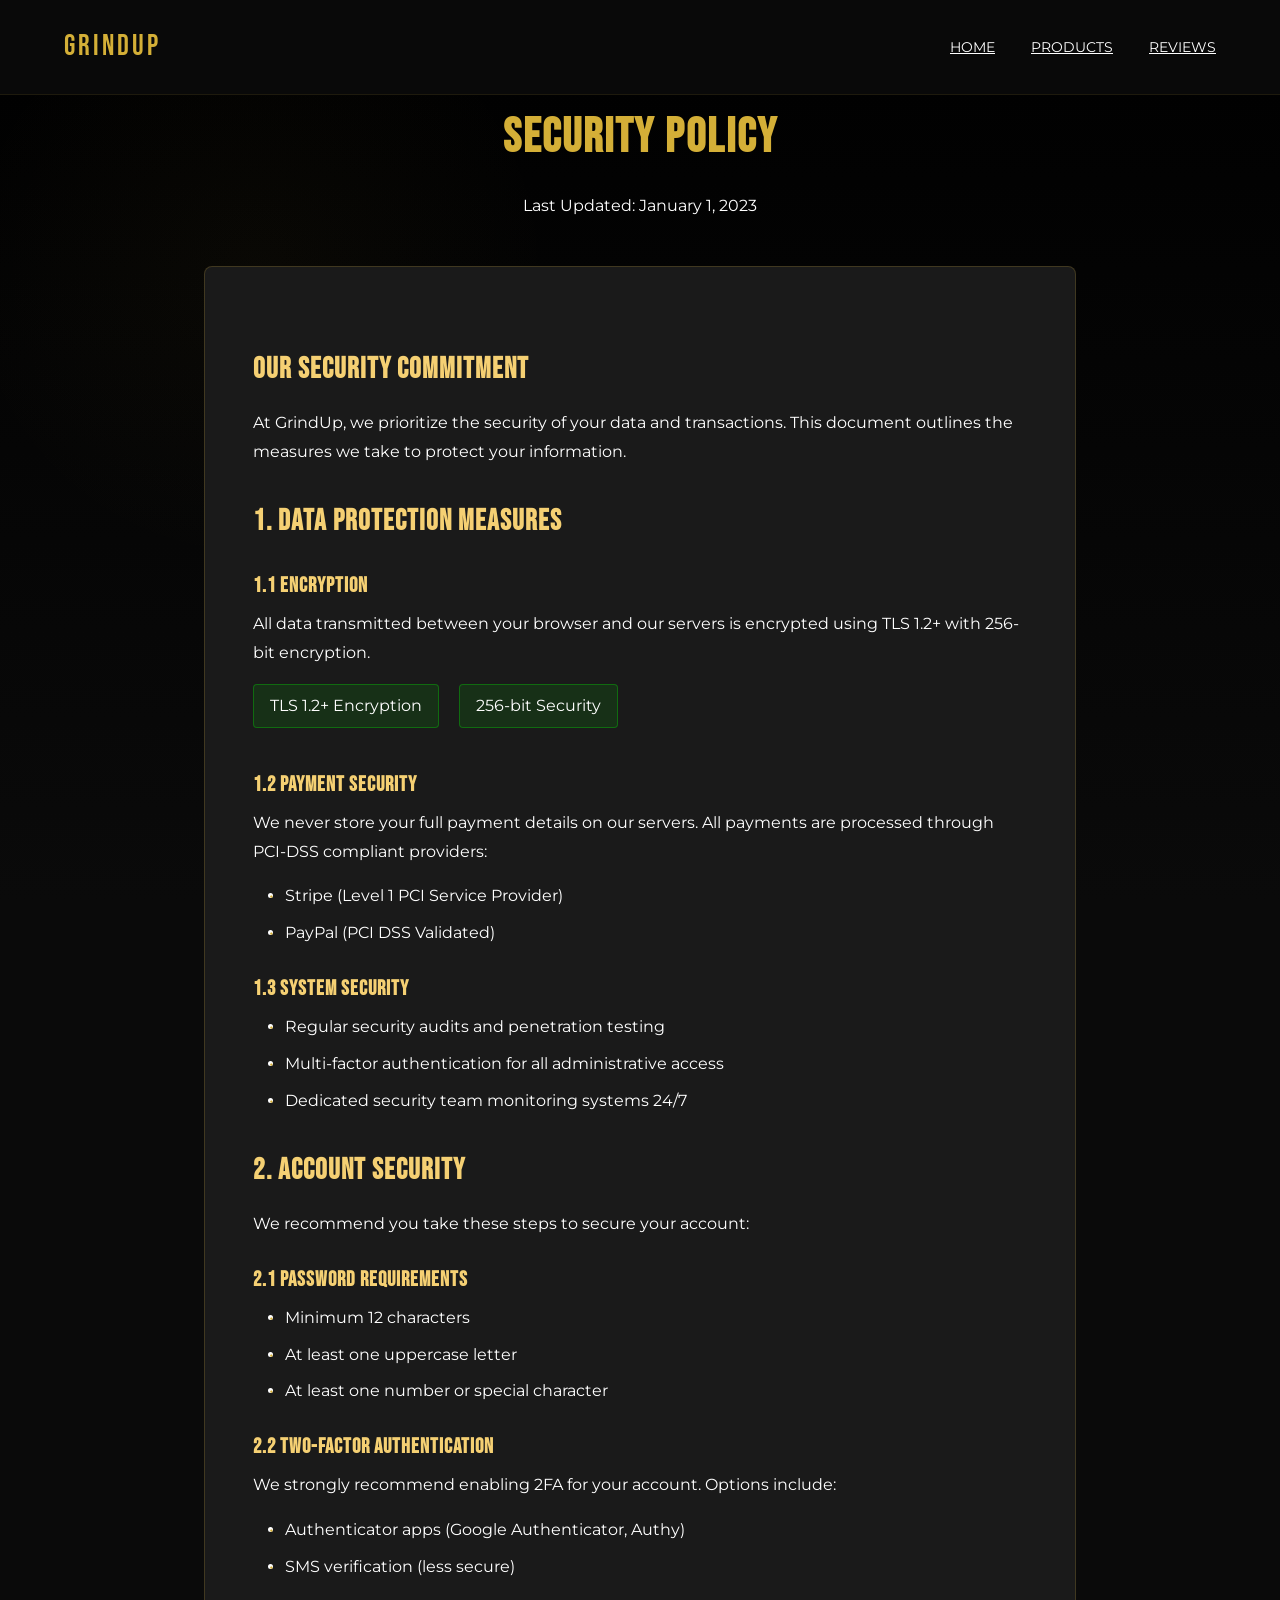
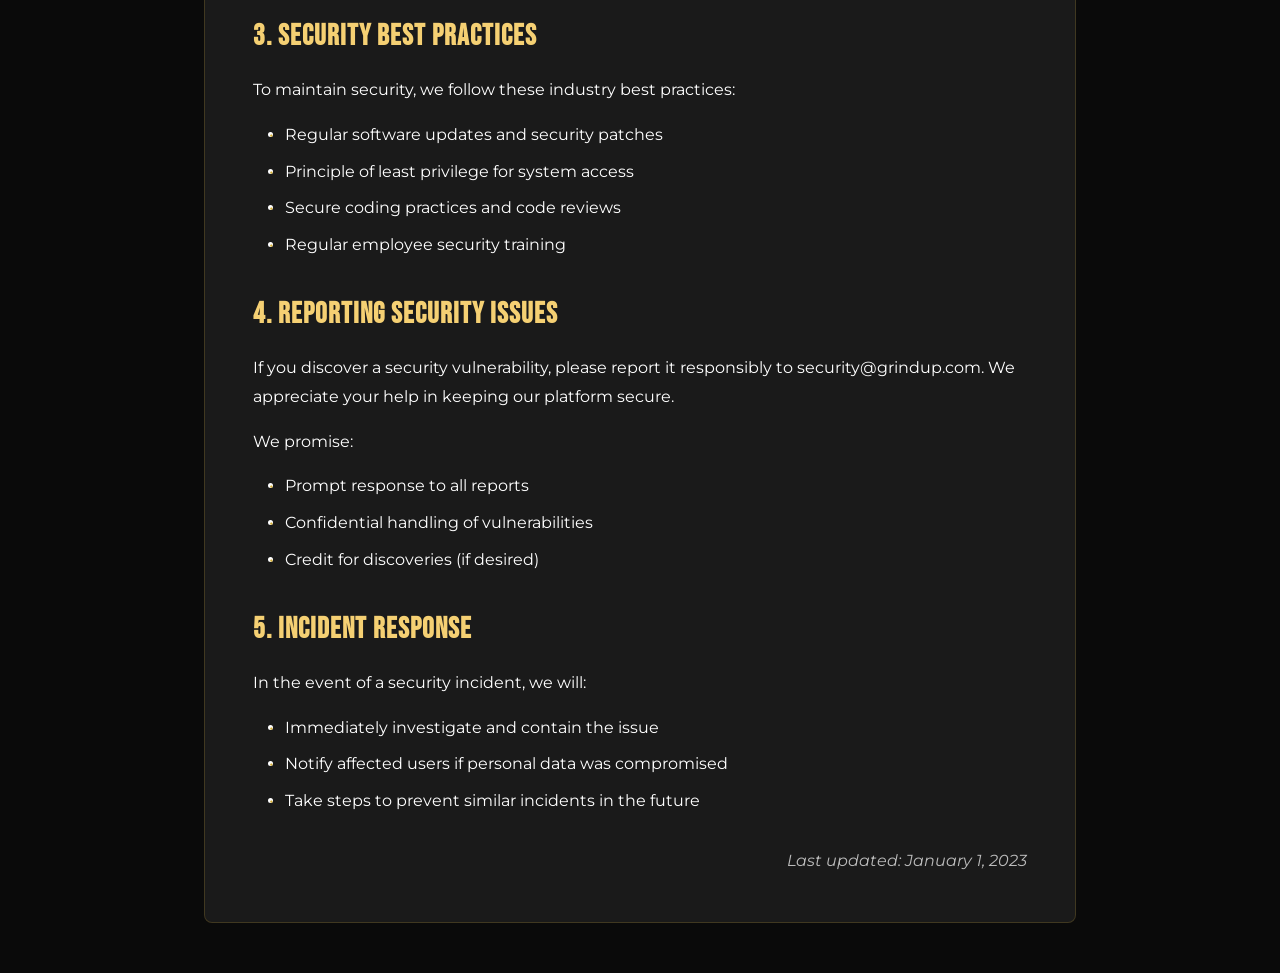
<file: security.html>
<!DOCTYPE html>
<html lang="en" data-theme="dark">
<head>
  <meta charset="UTF-8">
  <meta name="viewport" content="width=device-width, initial-scale=1.0">
  <title>Security Policy | GrindUp</title>
  <link href="https://fonts.googleapis.com/css2?family=Bebas+Neue&family=Montserrat:wght@400;500&display=swap" rel="stylesheet">
  <style>
    :root {
      --black: #0A0A0A;
      --dark-gray: #1A1A1A;
      --gold: #D4AF37;
      --gold-light: #F5D073;
      --white: #FFFFFF;
      --font-heading: 'Bebas Neue', sans-serif;
      --font-body: 'Montserrat', sans-serif;
    }

    * {
      margin: 0;
      padding: 0;
      box-sizing: border-box;
    }

    body {
      font-family: var(--font-body);
      background: var(--black);
      color: var(--white);
      line-height: 1.6;
      overflow-x: hidden;
    }

    /* Luxury texture overlay */
    body::before {
      content: "";
      position: fixed;
      top: 0;
      left: 0;
      width: 100%;
      height: 100%;
      background: 
        radial-gradient(circle at 20% 30%, rgba(212, 175, 55, 0.03) 0%, transparent 25%),
        linear-gradient(to bottom, rgba(0,0,0,0.9), rgba(10,10,10,1));
      z-index: -1;
    }

    /* Navbar (matches other pages) */
    .luxury-nav {
      display: flex;
      justify-content: space-between;
      align-items: center;
      padding: 1.5rem 5%;
      position: fixed;
      width: 100%;
      top: 0;
      background: rgba(10,10,10,0.9);
      backdrop-filter: blur(10px);
      z-index: 1000;
      border-bottom: 1px solid rgba(212,175,55,0.1);
    }

    .nav-brand {
      font-family: var(--font-heading);
      font-size: 1.8rem;
      color: var(--gold);
      letter-spacing: 3px;
      cursor: pointer;
    }

    .nav-links a {
      color: var(--white);
      text-transform: uppercase;
      font-size: 0.9rem;
      margin-left: 2rem;
      transition: color 0.3s ease;
    }

    .nav-links a:hover {
      color: var(--gold);
    }

    /* Legal Content */
    .legal-container {
      max-width: 1000px;
      margin: 100px auto 50px;
      padding: 0 5%;
    }
    
    .legal-header {
      margin-bottom: 3rem;
      text-align: center;
    }
    
    .legal-header h1 {
      font-family: var(--font-heading);
      font-size: 3rem;
      color: var(--gold);
      margin-bottom: 1rem;
      letter-spacing: 2px;
    }
    
    .legal-content {
      background: var(--dark-gray);
      padding: 3rem;
      border-radius: 8px;
      border: 1px solid rgba(212, 175, 55, 0.2);
    }
    
    .legal-content h2 {
      font-family: var(--font-heading);
      color: var(--gold-light);
      margin: 2rem 0 1rem;
      font-size: 1.8rem;
      letter-spacing: 1px;
    }
    
    .legal-content h3 {
      font-family: var(--font-heading);
      color: var(--gold-light);
      margin: 1.5rem 0 0.5rem;
      font-size: 1.3rem;
      letter-spacing: 1px;
    }
    
    .legal-content p, .legal-content ul {
      margin-bottom: 1rem;
      line-height: 1.8;
    }
    
    .legal-content ul {
      padding-left: 2rem;
    }
    
    .legal-content li {
      margin-bottom: 0.5rem;
      position: relative;
    }
    
    .legal-content li::before {
      content: "•";
      color: var(--gold);
      position: absolute;
      left: -1rem;
    }
    
    .security-badge {
      display: inline-block;
      background: rgba(0, 245, 0, 0.1);
      border: 1px solid rgba(0, 245, 0, 0.3);
      padding: 0.5rem 1rem;
      border-radius: 4px;
      margin-right: 1rem;
      margin-bottom: 1rem;
    }
    
    .last-updated {
      text-align: right;
      font-style: italic;
      opacity: 0.7;
      margin-top: 2rem;
    }

    /* Responsive Design */
    @media (max-width: 768px) {
      .legal-header h1 {
        font-size: 2.5rem;
      }
      
      .legal-content {
        padding: 2rem;
      }
    }

    @media (max-width: 576px) {
      .legal-header h1 {
        font-size: 2rem;
      }
      
      .legal-content {
        padding: 1.5rem;
      }
    }
  </style>
</head>
<body>
  <!-- Navigation -->
  <nav class="luxury-nav">
    <div class="nav-brand" onclick="window.location.href='index.html'">GRINDUP</div>
    <div class="nav-links">
      <a href="index.html">Home</a>
      <a href="GrindUp_AI_Income_Ebook.html">Products</a>
      <a href="reviews.html">Reviews</a>
    </div>
  </nav>

  <!-- Legal Content -->
  <div class="legal-container">
    <div class="legal-header">
      <h1>Security Policy</h1>
      <p>Last Updated: January 1, 2023</p>
    </div>
    
    <div class="legal-content">
      <h2>Our Security Commitment</h2>
      <p>At GrindUp, we prioritize the security of your data and transactions. This document outlines the measures we take to protect your information.</p>
      
      <h2>1. Data Protection Measures</h2>
      <h3>1.1 Encryption</h3>
      <p>All data transmitted between your browser and our servers is encrypted using TLS 1.2+ with 256-bit encryption.</p>
      
      <div class="security-badge">TLS 1.2+ Encryption</div>
      <div class="security-badge">256-bit Security</div>
      
      <h3>1.2 Payment Security</h3>
      <p>We never store your full payment details on our servers. All payments are processed through PCI-DSS compliant providers:</p>
      <ul>
        <li>Stripe (Level 1 PCI Service Provider)</li>
        <li>PayPal (PCI DSS Validated)</li>
      </ul>
      
      <h3>1.3 System Security</h3>
      <ul>
        <li>Regular security audits and penetration testing</li>
        <li>Multi-factor authentication for all administrative access</li>
        <li>Dedicated security team monitoring systems 24/7</li>
      </ul>
      
      <h2>2. Account Security</h2>
      <p>We recommend you take these steps to secure your account:</p>
      
      <h3>2.1 Password Requirements</h3>
      <ul>
        <li>Minimum 12 characters</li>
        <li>At least one uppercase letter</li>
        <li>At least one number or special character</li>
      </ul>
      
      <h3>2.2 Two-Factor Authentication</h3>
      <p>We strongly recommend enabling 2FA for your account. Options include:</p>
      <ul>
        <li>Authenticator apps (Google Authenticator, Authy)</li>
        <li>SMS verification (less secure)</li>
      </ul>
      
      <h2>3. Security Best Practices</h2>
      <p>To maintain security, we follow these industry best practices:</p>
      <ul>
        <li>Regular software updates and security patches</li>
        <li>Principle of least privilege for system access</li>
        <li>Secure coding practices and code reviews</li>
        <li>Regular employee security training</li>
      </ul>
      
      <h2>4. Reporting Security Issues</h2>
      <p>If you discover a security vulnerability, please report it responsibly to security@grindup.com. We appreciate your help in keeping our platform secure.</p>
      <p>We promise:</p>
      <ul>
        <li>Prompt response to all reports</li>
        <li>Confidential handling of vulnerabilities</li>
        <li>Credit for discoveries (if desired)</li>
      </ul>
      
      <h2>5. Incident Response</h2>
      <p>In the event of a security incident, we will:</p>
      <ul>
        <li>Immediately investigate and contain the issue</li>
        <li>Notify affected users if personal data was compromised</li>
        <li>Take steps to prevent similar incidents in the future</li>
      </ul>
      
      <div class="last-updated">Last updated: January 1, 2023</div>
    </div>
  </div>

  <script>
    // Smooth scroll to top when clicking logo
    document.querySelector('.nav-brand').addEventListener('click', function(e) {
      e.preventDefault();
      window.scrollTo({
        top: 0,
        behavior: 'smooth'
      });
    });
  </script>
</body>
</html>
</file>
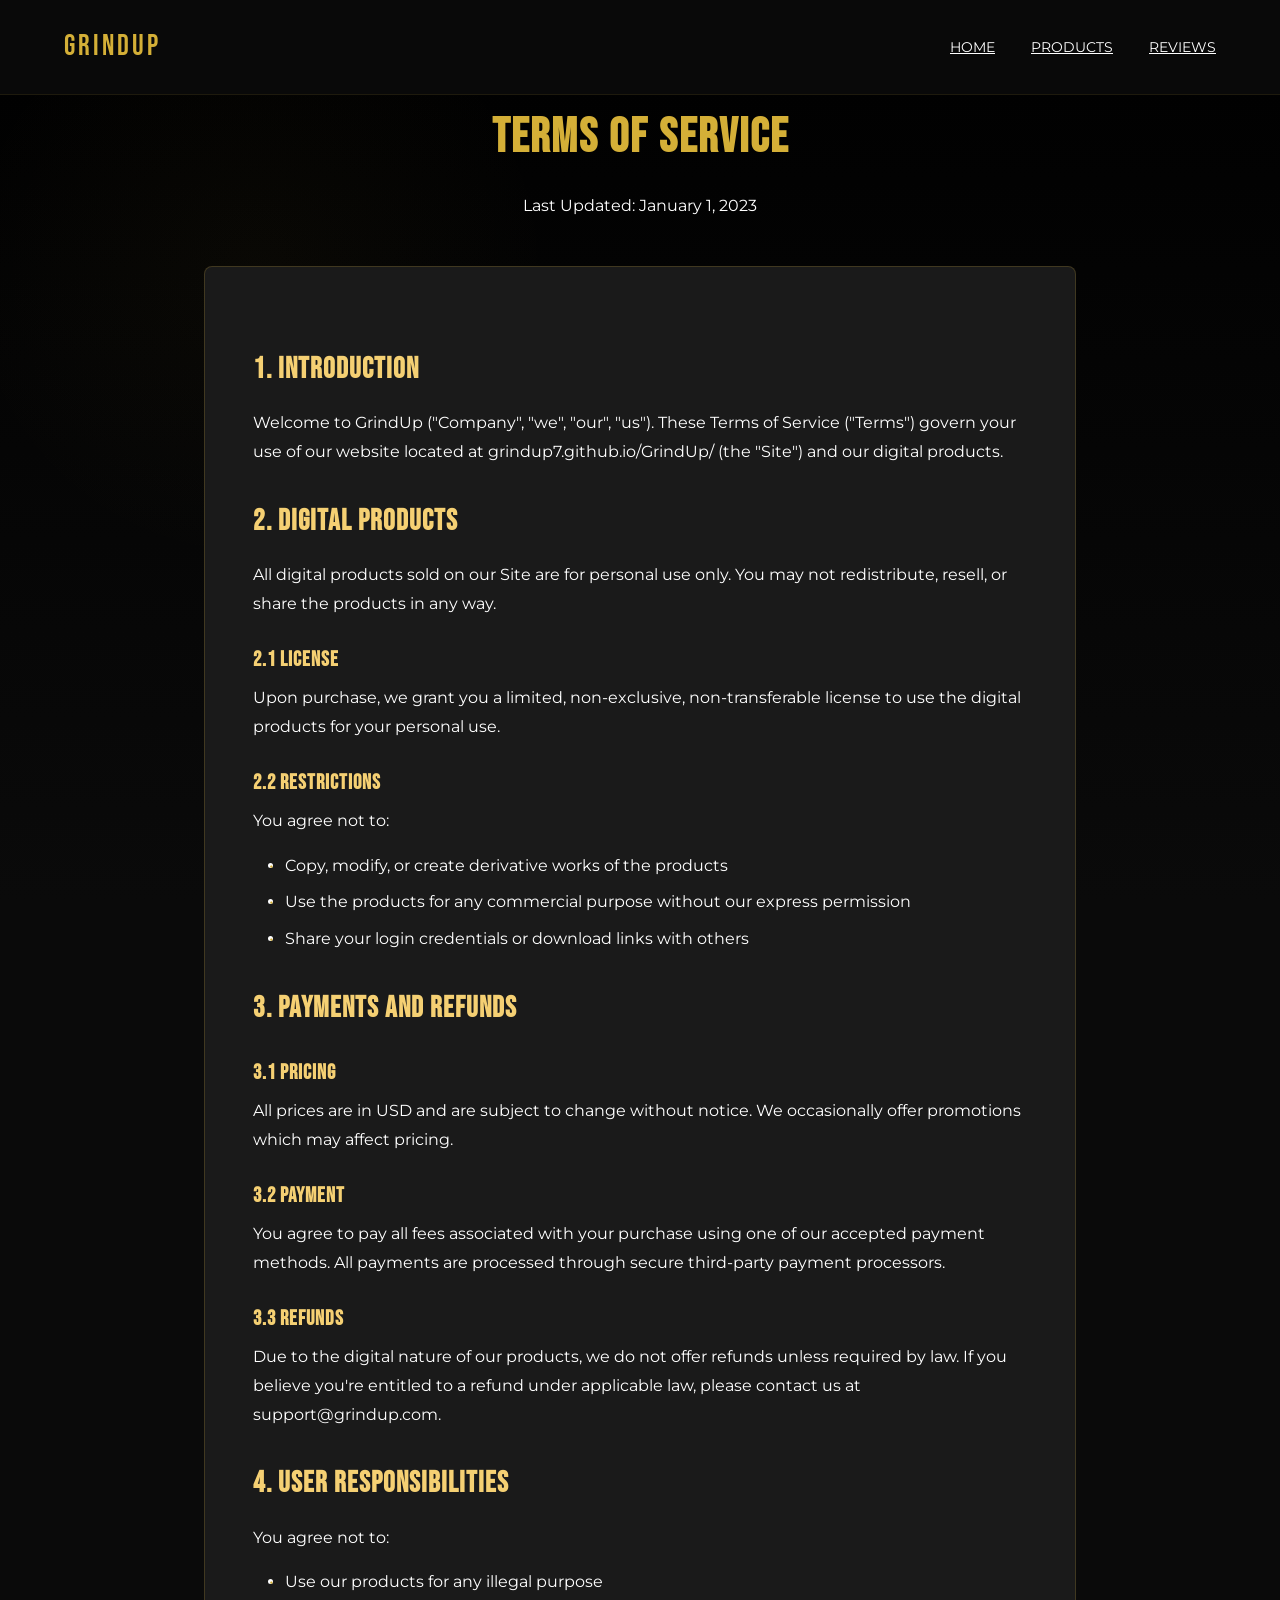
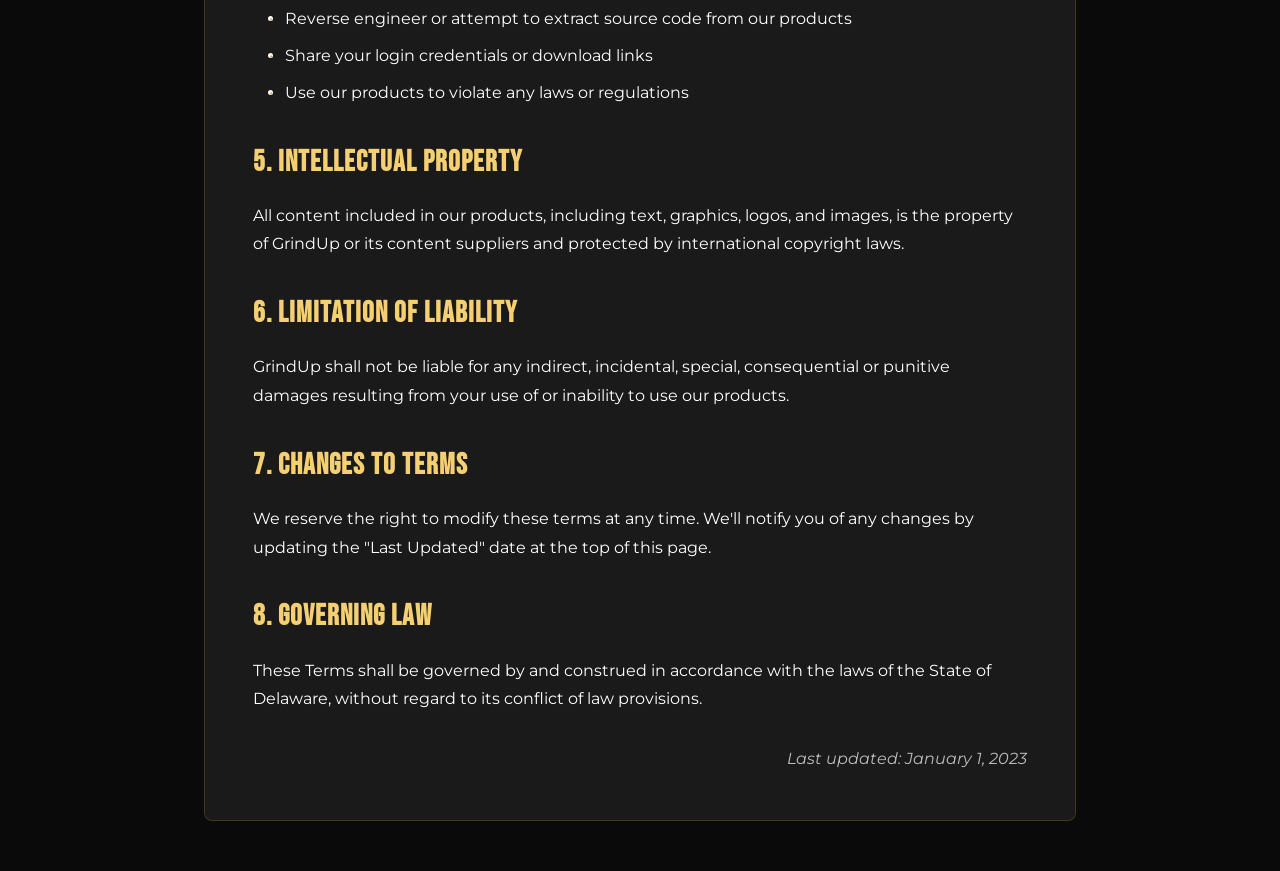
<file: terms.html>
<!DOCTYPE html>
<html lang="en" data-theme="dark">
<head>
  <meta charset="UTF-8">
  <meta name="viewport" content="width=device-width, initial-scale=1.0">
  <title>Terms of Service | GrindUp</title>
  <link href="https://fonts.googleapis.com/css2?family=Bebas+Neue&family=Montserrat:wght@400;500&display=swap" rel="stylesheet">
  <style>
    :root {
      --black: #0A0A0A;
      --dark-gray: #1A1A1A;
      --gold: #D4AF37;
      --gold-light: #F5D073;
      --white: #FFFFFF;
      --font-heading: 'Bebas Neue', sans-serif;
      --font-body: 'Montserrat', sans-serif;
    }

    * {
      margin: 0;
      padding: 0;
      box-sizing: border-box;
    }

    body {
      font-family: var(--font-body);
      background: var(--black);
      color: var(--white);
      line-height: 1.6;
      overflow-x: hidden;
    }

    /* Luxury texture overlay */
    body::before {
      content: "";
      position: fixed;
      top: 0;
      left: 0;
      width: 100%;
      height: 100%;
      background: 
        radial-gradient(circle at 20% 30%, rgba(212, 175, 55, 0.03) 0%, transparent 25%),
        linear-gradient(to bottom, rgba(0,0,0,0.9), rgba(10,10,10,1));
      z-index: -1;
    }

    /* Navbar (matches other pages) */
    .luxury-nav {
      display: flex;
      justify-content: space-between;
      align-items: center;
      padding: 1.5rem 5%;
      position: fixed;
      width: 100%;
      top: 0;
      background: rgba(10,10,10,0.9);
      backdrop-filter: blur(10px);
      z-index: 1000;
      border-bottom: 1px solid rgba(212,175,55,0.1);
    }

    .nav-brand {
      font-family: var(--font-heading);
      font-size: 1.8rem;
      color: var(--gold);
      letter-spacing: 3px;
      cursor: pointer;
    }

    .nav-links a {
      color: var(--white);
      text-transform: uppercase;
      font-size: 0.9rem;
      margin-left: 2rem;
      transition: color 0.3s ease;
    }

    .nav-links a:hover {
      color: var(--gold);
    }

    /* Legal Content */
    .legal-container {
      max-width: 1000px;
      margin: 100px auto 50px;
      padding: 0 5%;
    }
    
    .legal-header {
      margin-bottom: 3rem;
      text-align: center;
    }
    
    .legal-header h1 {
      font-family: var(--font-heading);
      font-size: 3rem;
      color: var(--gold);
      margin-bottom: 1rem;
      letter-spacing: 2px;
    }
    
    .legal-content {
      background: var(--dark-gray);
      padding: 3rem;
      border-radius: 8px;
      border: 1px solid rgba(212, 175, 55, 0.2);
    }
    
    .legal-content h2 {
      font-family: var(--font-heading);
      color: var(--gold-light);
      margin: 2rem 0 1rem;
      font-size: 1.8rem;
      letter-spacing: 1px;
    }
    
    .legal-content h3 {
      font-family: var(--font-heading);
      color: var(--gold-light);
      margin: 1.5rem 0 0.5rem;
      font-size: 1.3rem;
      letter-spacing: 1px;
    }
    
    .legal-content p, .legal-content ul {
      margin-bottom: 1rem;
      line-height: 1.8;
    }
    
    .legal-content ul {
      padding-left: 2rem;
    }
    
    .legal-content li {
      margin-bottom: 0.5rem;
      position: relative;
    }
    
    .legal-content li::before {
      content: "•";
      color: var(--gold);
      position: absolute;
      left: -1rem;
    }
    
    .last-updated {
      text-align: right;
      font-style: italic;
      opacity: 0.7;
      margin-top: 2rem;
    }

    /* Responsive Design */
    @media (max-width: 768px) {
      .legal-header h1 {
        font-size: 2.5rem;
      }
      
      .legal-content {
        padding: 2rem;
      }
    }

    @media (max-width: 576px) {
      .legal-header h1 {
        font-size: 2rem;
      }
      
      .legal-content {
        padding: 1.5rem;
      }
    }
  </style>
</head>
<body>
  <!-- Navigation -->
  <nav class="luxury-nav">
    <div class="nav-brand" onclick="window.location.href='index.html'">GRINDUP</div>
    <div class="nav-links">
      <a href="index.html">Home</a>
      <a href="GrindUp_AI_Income_Ebook.html">Products</a>
      <a href="reviews.html">Reviews</a>
    </div>
  </nav>

  <!-- Legal Content -->
  <div class="legal-container">
    <div class="legal-header">
      <h1>Terms of Service</h1>
      <p>Last Updated: January 1, 2023</p>
    </div>
    
    <div class="legal-content">
      <h2>1. Introduction</h2>
      <p>Welcome to GrindUp ("Company", "we", "our", "us"). These Terms of Service ("Terms") govern your use of our website located at grindup7.github.io/GrindUp/ (the "Site") and our digital products.</p>
      
      <h2>2. Digital Products</h2>
      <p>All digital products sold on our Site are for personal use only. You may not redistribute, resell, or share the products in any way.</p>
      
      <h3>2.1 License</h3>
      <p>Upon purchase, we grant you a limited, non-exclusive, non-transferable license to use the digital products for your personal use.</p>
      
      <h3>2.2 Restrictions</h3>
      <p>You agree not to:</p>
      <ul>
        <li>Copy, modify, or create derivative works of the products</li>
        <li>Use the products for any commercial purpose without our express permission</li>
        <li>Share your login credentials or download links with others</li>
      </ul>
      
      <h2>3. Payments and Refunds</h2>
      <h3>3.1 Pricing</h3>
      <p>All prices are in USD and are subject to change without notice. We occasionally offer promotions which may affect pricing.</p>
      
      <h3>3.2 Payment</h3>
      <p>You agree to pay all fees associated with your purchase using one of our accepted payment methods. All payments are processed through secure third-party payment processors.</p>
      
      <h3>3.3 Refunds</h3>
      <p>Due to the digital nature of our products, we do not offer refunds unless required by law. If you believe you're entitled to a refund under applicable law, please contact us at support@grindup.com.</p>
      
      <h2>4. User Responsibilities</h2>
      <p>You agree not to:</p>
      <ul>
        <li>Use our products for any illegal purpose</li>
        <li>Reverse engineer or attempt to extract source code from our products</li>
        <li>Share your login credentials or download links</li>
        <li>Use our products to violate any laws or regulations</li>
      </ul>
      
      <h2>5. Intellectual Property</h2>
      <p>All content included in our products, including text, graphics, logos, and images, is the property of GrindUp or its content suppliers and protected by international copyright laws.</p>
      
      <h2>6. Limitation of Liability</h2>
      <p>GrindUp shall not be liable for any indirect, incidental, special, consequential or punitive damages resulting from your use of or inability to use our products.</p>
      
      <h2>7. Changes to Terms</h2>
      <p>We reserve the right to modify these terms at any time. We'll notify you of any changes by updating the "Last Updated" date at the top of this page.</p>
      
      <h2>8. Governing Law</h2>
      <p>These Terms shall be governed by and construed in accordance with the laws of the State of Delaware, without regard to its conflict of law provisions.</p>
      
      <div class="last-updated">Last updated: January 1, 2023</div>
    </div>
  </div>

  <script>
    // Smooth scroll to top when clicking logo
    document.querySelector('.nav-brand').addEventListener('click', function(e) {
      e.preventDefault();
      window.scrollTo({
        top: 0,
        behavior: 'smooth'
      });
    });
  </script>
</body>
</html>
</file>
